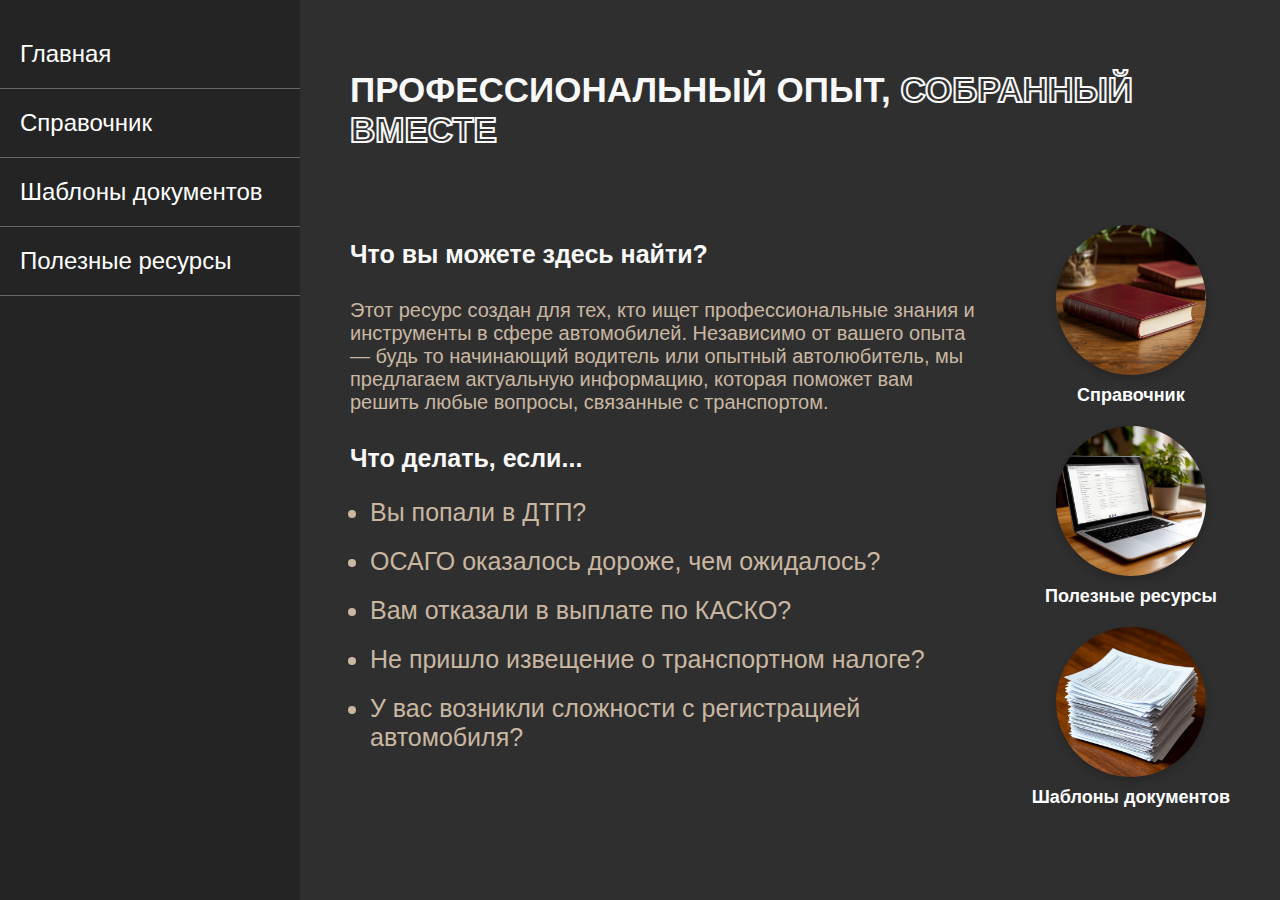
<file: index.html>
<!DOCTYPE html>
<html lang="en">
<head>
    <meta charset="UTF-8">
    <meta name="viewport" content="width=device-width, initial-scale=1.0">
    <title>main_page</title>
	<link rel="stylesheet" href="main_page/main_page.css">
	<link rel="stylesheet" href="style.css">
</head>
<body>
    <!-- Десктопное вертикальное меню -->
    <nav class="desktop-menu">
        <ul>
            <li><a href="index.html">Главная</a></li>
            <li><a href="directory/directory.html">Справочник</a></li>
            <li><a href="templates/templates.html">Шаблоны документов</a></li>
            <li><a href="helpfull_resources/helpfull_resources.html">Полезные ресурсы</a></li>
        </ul>
    </nav>
    
    <!-- Мобильная шапка -->
    <div class="mobile-header">
		<span class="mobile-header-name">ГЛАВНАЯ</span>
        <input type="checkbox" id="burger-checkbox" class="burger-checkbox">
        <label for="burger-checkbox" class="burger"></label>
        <nav class="mobile-menu">
            <ul class="menu-list">
                <li><a href="index.html">Главная</a></li>
                <li><a href="directory/directory.html">Справочник</a></li>
                <li><a href="templates/templates.html">Шаблоны документов</a></li>
                <li><a href="helpfull_resources/helpfull_resources.html">Полезные ресурсы</a></li>
            </ul>
        </nav>
    </div>
	<!-- Мобильная панель навигации -->
	<!-- Основной контент -->
	<main>
		<h1 class="page-title-large">Профессиональный опыт, <a class="text_stroke">собранный вместе</a></h1>
		<div class="content-container">
			<div class="text-section">
				<h2 class="page-title-small boldtext">Что вы можете здесь найти?</h2>
				<div class="page-text" id="page-text-add">
					Этот ресурс создан для тех, кто ищет профессиональные знания и инструменты в сфере автомобилей. Независимо от вашего опыта — будь то начинающий водитель или опытный автолюбитель, мы предлагаем актуальную информацию, которая поможет вам решить любые вопросы, связанные с транспортом.
				</div>
				<h2 class="page-title-small boldtext">Что делать, если...</h2>
				<ul class="page-text-list">
					<li>Вы попали в ДТП?</li>
					<li>ОСАГО оказалось дороже, чем ожидалось?</li>
					<li>Вам отказали в выплате по КАСКО?</li>
					<li>Не пришло извещение о транспортном налоге?</li>
					<li>У вас возникли сложности с регистрацией автомобиля?</li>
				</ul>
			</div>
	
			<div class="circle-links-container">
				<a href="directory/directory.html" class="circle-link">
					<img src="main_page/assets/directory_.jpg" alt="Справочник">
					<span>Справочник</span>
				</a>
				<a href="helpfull_resources/helpfull_resources.html" class="circle-link">
					<img src="main_page/assets/helpfull_r.jpg" alt="Полезные ресурсы">
					<span>Полезные ресурсы</span>
				</a>
				<a href="templates/templates.html" class="circle-link">
					<img src="main_page/assets/templates_.jpg" alt="Шаблоны документов">
					<span>Шаблоны документов</span>
				</a>
			</div>
		</div>
	</main>
	<script src="main_page/main_page_script.js"></script>
	<!-- <script>
        const menuToggle = document.getElementById('menu-toggle');
        const sidebar = document.getElementById('sidebar');

        menuToggle.addEventListener('click', () => {
            sidebar.classList.toggle('active');
        });
    </script> -->
</body>
</html>
</file>
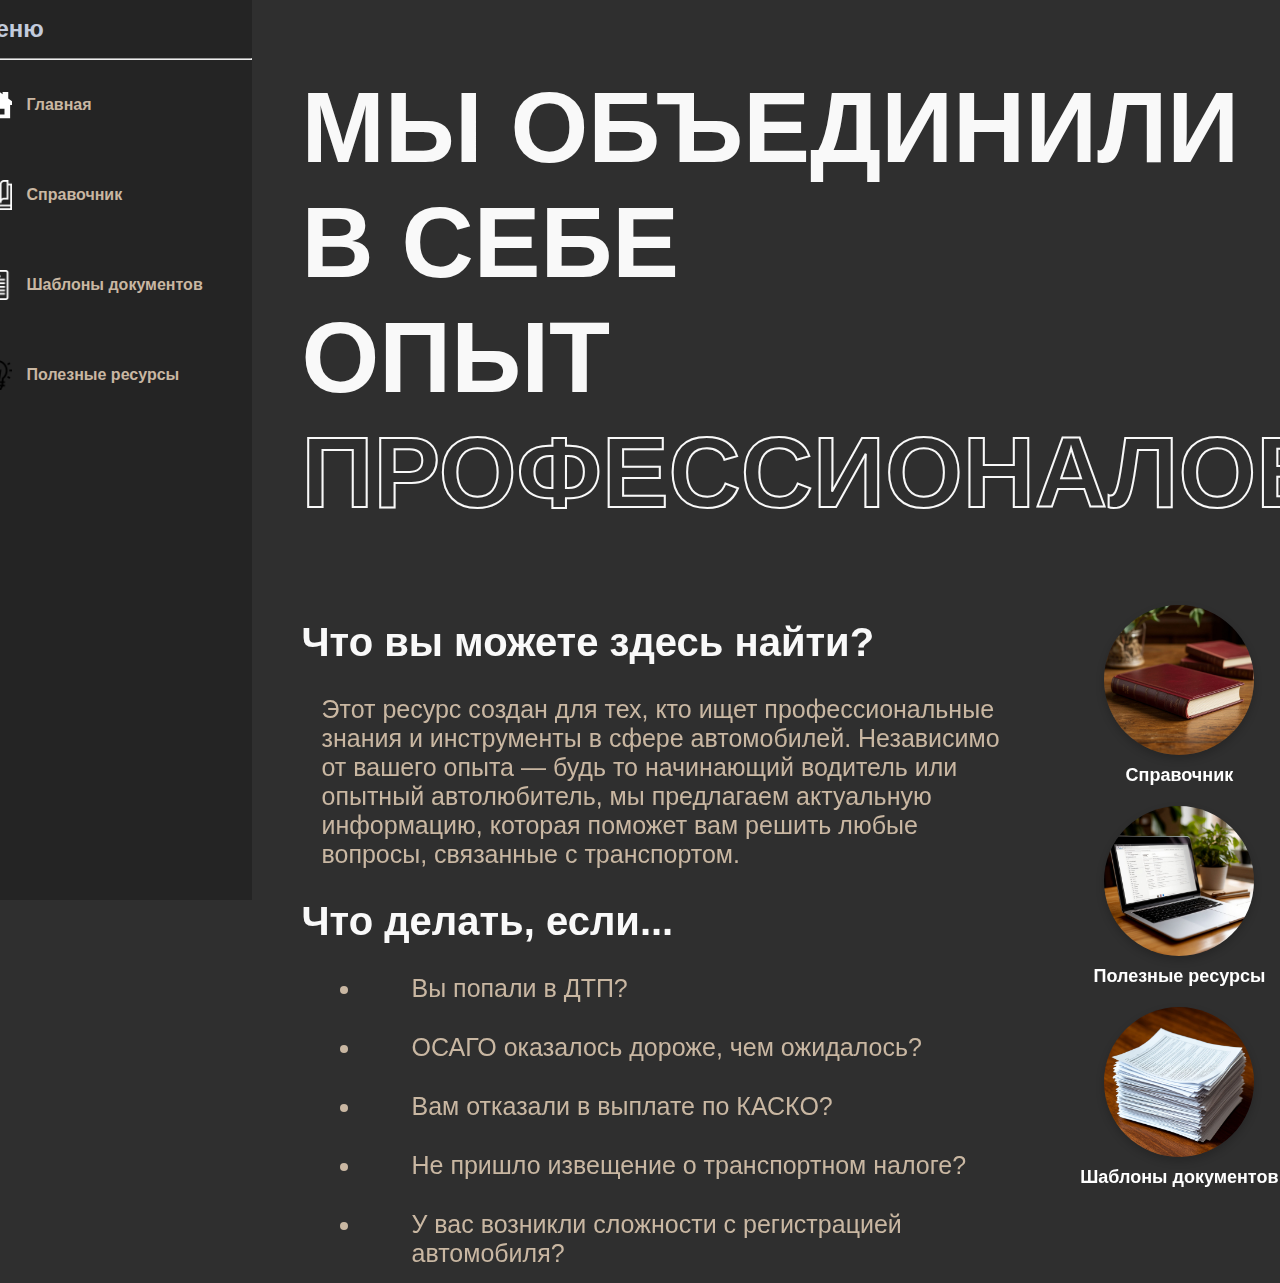
<file: main/index.html>
<!DOCTYPE html>
<html lang="en">
<head>
    <meta charset="UTF-8">
    <meta name="viewport" content="width=device-width, initial-scale=1.0">
    <title>main_page</title>
	<link rel="stylesheet" href="main_page/main_page.css">
	<link rel="stylesheet" href="style.css">
</head>
<body>
    <header>
		<div class="hamburger-menu">
			<input id="menu__toggle" type="checkbox" />
			<label class="menu__btn" for="menu__toggle">
				<span></span>
			</label>
			<h2 class="page-title">Главная</h2>
			<ul class="menu__box">
			<h2 class="menu_title">Меню</h2>
			<hr>
				<li><a class="menu__item" id="menu_item" href=index.html"><div class="main_page_menu_img"></div><p>Главная</p></a></li>
				<li><a class="menu__item" id="menu_item" href="directory/directory.html"><div class="directory_menu_img"></div><p>Справочник</p></a></li>
				<li><a class="menu__item" id="menu_item" href="templates/templates.html"><div class="templates_menu_img"></div><p>Шаблоны документов</p></a></li>
				<li><a class="menu__item" id="menu_item" href="helpfull_resources/helpfull_resources.html"><div class="helpfull_resoucres_menu_img"></div><p>Полезные ресурсы</p></a></li>
			</ul>
		</div>
	</header>
	<main>
		<h1 class="page-title-large">Мы объединили в себе <br> опыт <a class="text_stroke">профессионалов</a></h1>
		<div class="content-container">
			<div class="text-section">
				<h2 class="page-title-small boldtext">Что вы можете здесь найти?</h2>
				<div class="page-text" id="page-text-add">
					Этот ресурс создан для тех, кто ищет профессиональные знания и инструменты в сфере автомобилей. Независимо от вашего опыта — будь то начинающий водитель или опытный автолюбитель, мы предлагаем актуальную информацию, которая поможет вам решить любые вопросы, связанные с транспортом.
				</div>
				<h2 class="page-title-small boldtext">Что делать, если...</h2>
				<ul class="page-text-list">
					<li class="page-text">Вы попали в ДТП?</li>
					<li class="page-text">ОСАГО оказалось дороже, чем ожидалось?</li>
					<li class="page-text">Вам отказали в выплате по КАСКО?</li>
					<li class="page-text">Не пришло извещение о транспортном налоге?</li>
					<li class="page-text">У вас возникли сложности с регистрацией автомобиля?</li>
				</ul>
			</div>
	
			<div class="circle-links-container">
				<a href="directory/directory.html" class="circle-link">
					<img src="main_page/assets/directory_.jpg" alt="Справочник">
					<span>Справочник</span>
				</a>
				<a href="helpfull_resources/helpfull_resources.html" class="circle-link">
					<img src="main_page/assets/helpfull_r.jpg" alt="Полезные ресурсы">
					<span>Полезные ресурсы</span>
				</a>
				<a href="templates/templates.html" class="circle-link">
					<img src="main_page/assets/templates_.jpg" alt="Шаблоны документов">
					<span>Шаблоны документов</span>
				</a>
			</div>
		</div>
	</main>
	<script src="main_page/main_page_script.js"></script>
</body>
</html>
</file>
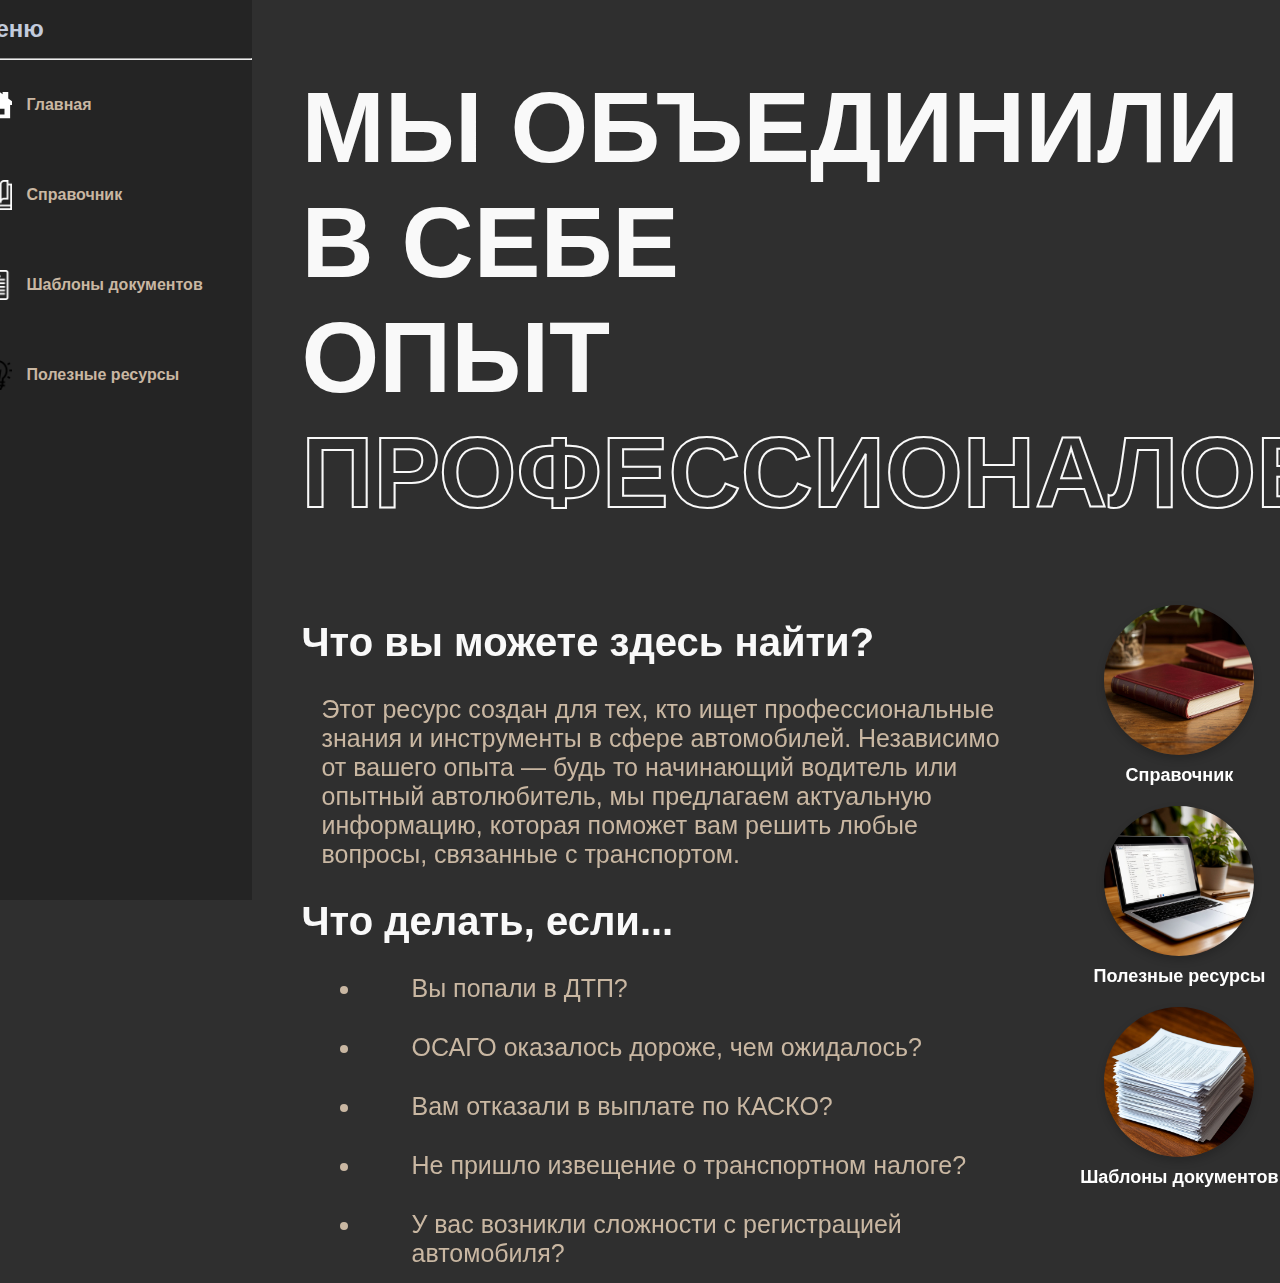
<file: main/main_page/index.html>
<!DOCTYPE html>
<html lang="en">
<head>
    <meta charset="UTF-8">
    <meta name="viewport" content="width=device-width, initial-scale=1.0">
    <title>main_page</title>
	<link rel="stylesheet" href="main_page.css">
	<link rel="stylesheet" href="../style.css">
</head>
<body>
    <header>
		<div class="hamburger-menu">
			<input id="menu__toggle" type="checkbox" />
			<label class="menu__btn" for="menu__toggle">
				<span></span>
			</label>
			<h2 class="page-title">Главная</h2>
			<ul class="menu__box">
			<h2 class="menu_title">Меню</h2>
			<hr>
				<li><a class="menu__item" id="menu_item" href="main_page.html"><div class="main_page_menu_img"></div><p>Главная</p></a></li>
				<li><a class="menu__item" id="menu_item" href="../directory/directory.html"><div class="directory_menu_img"></div><p>Справочник</p></a></li>
				<li><a class="menu__item" id="menu_item" href="../templates/templates.html"><div class="templates_menu_img"></div><p>Шаблоны документов</p></a></li>
				<li><a class="menu__item" id="menu_item" href="../helpfull_resources/helpfull_resources.html"><div class="helpfull_resoucres_menu_img"></div><p>Полезные ресурсы</p></a></li>
			</ul>
		</div>
	</header>
	<main>
		<h1 class="page-title-large">Мы объединили в себе <br> опыт <a class="text_stroke">профессионалов</a></h1>
		<div class="content-container">
			<div class="text-section">
				<h2 class="page-title-small boldtext">Что вы можете здесь найти?</h2>
				<div class="page-text" id="page-text-add">
					Этот ресурс создан для тех, кто ищет профессиональные знания и инструменты в сфере автомобилей. Независимо от вашего опыта — будь то начинающий водитель или опытный автолюбитель, мы предлагаем актуальную информацию, которая поможет вам решить любые вопросы, связанные с транспортом.
				</div>
				<h2 class="page-title-small boldtext">Что делать, если...</h2>
				<ul class="page-text-list">
					<li class="page-text">Вы попали в ДТП?</li>
					<li class="page-text">ОСАГО оказалось дороже, чем ожидалось?</li>
					<li class="page-text">Вам отказали в выплате по КАСКО?</li>
					<li class="page-text">Не пришло извещение о транспортном налоге?</li>
					<li class="page-text">У вас возникли сложности с регистрацией автомобиля?</li>
				</ul>
			</div>
	
			<div class="circle-links-container">
				<a href="../directory/directory.html" class="circle-link">
					<img src="assets/directory_.jpg" alt="Справочник">
					<span>Справочник</span>
				</a>
				<a href="../helpfull_resources/helpfull_resources.html" class="circle-link">
					<img src="assets/helpfull_r.jpg" alt="Полезные ресурсы">
					<span>Полезные ресурсы</span>
				</a>
				<a href="../templates/templates.html" class="circle-link">
					<img src="assets/templates_.jpg" alt="Шаблоны документов">
					<span>Шаблоны документов</span>
				</a>
			</div>
		</div>
	</main>
	<script src="main_page_script.js"></script>
</body>
</html>
</file>
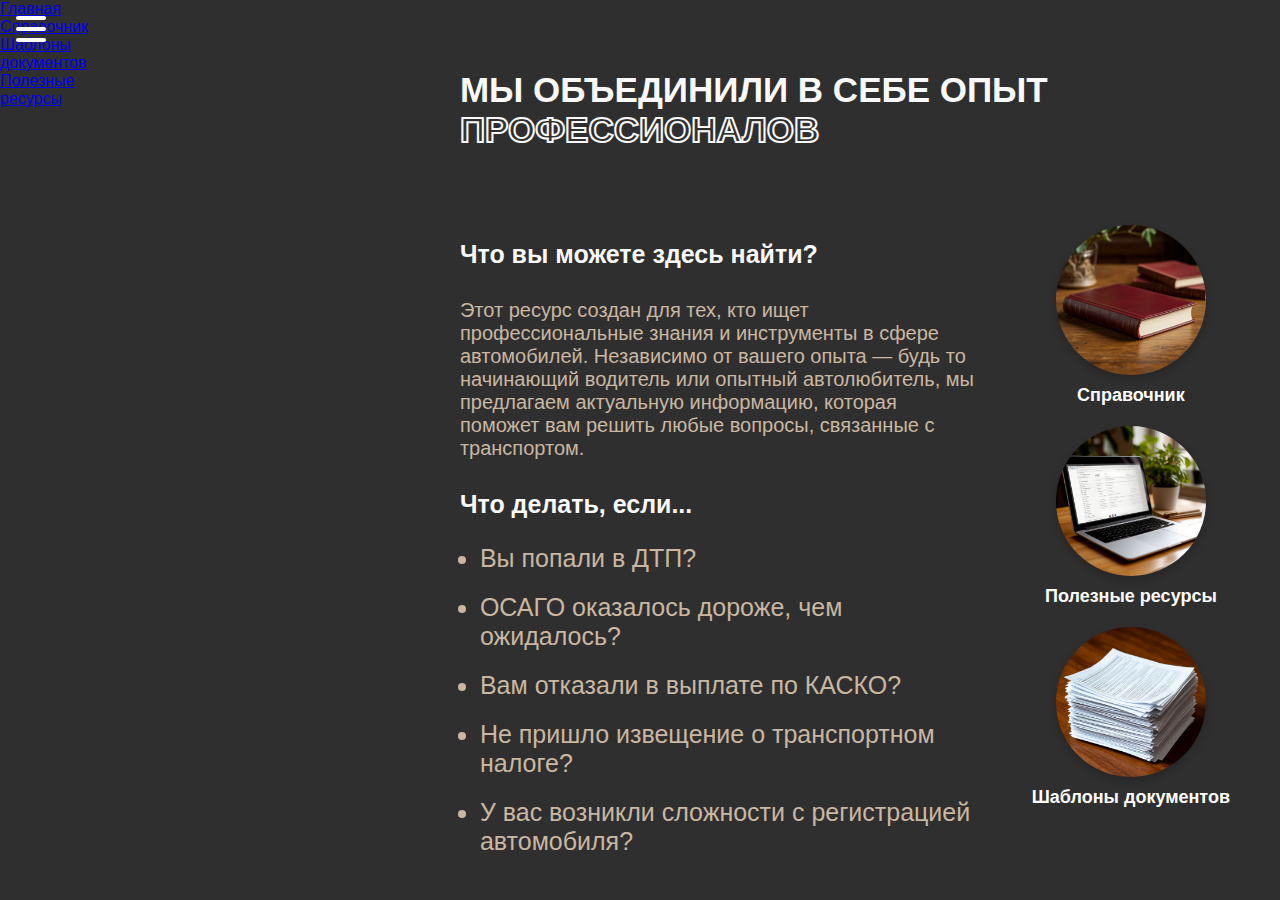
<file: index copy.html>
<!DOCTYPE html>
<html lang="en">
<head>
    <meta charset="UTF-8">
    <meta name="viewport" content="width=device-width, initial-scale=1.0">
    <title>main_page</title>
	<link rel="stylesheet" href="main_page/main_page.css">
	<link rel="stylesheet" href="style.css">
</head>
<body>
    <!-- Мобильная панель навигации -->
		<input type="checkbox" id="burger-checkbox" class="burger-checkbox">
		<label for="burger-checkbox" class="burger"></label>
		<ul class="menu-list">
			<li><a href="index.html" class="menu-item">Главная</a></li>
			<li><a href="directory/directory.html" class="menu-item">Справочник</a></li>
			<li><a href="#templates" class="menu-item">Шаблоны документов</a></li>
			<li><a href="#resources" class="menu-item">Полезные ресурсы</a></li>
		</ul>
	<!-- Основной контент -->
	<main>
		<h1 class="page-title-large">Мы объединили в себе опыт <a class="text_stroke">профессионалов</a></h1>
		<div class="content-container">
			<div class="text-section">
				<h2 class="page-title-small boldtext">Что вы можете здесь найти?</h2>
				<div class="page-text" id="page-text-add">
					Этот ресурс создан для тех, кто ищет профессиональные знания и инструменты в сфере автомобилей. Независимо от вашего опыта — будь то начинающий водитель или опытный автолюбитель, мы предлагаем актуальную информацию, которая поможет вам решить любые вопросы, связанные с транспортом.
				</div>
				<h2 class="page-title-small boldtext">Что делать, если...</h2>
				<ul class="page-text-list">
					<li>Вы попали в ДТП?</li>
					<li>ОСАГО оказалось дороже, чем ожидалось?</li>
					<li>Вам отказали в выплате по КАСКО?</li>
					<li>Не пришло извещение о транспортном налоге?</li>
					<li>У вас возникли сложности с регистрацией автомобиля?</li>
				</ul>
			</div>
	
			<div class="circle-links-container">
				<a href="directory/directory.html" class="circle-link">
					<img src="main_page/assets/directory_.jpg" alt="Справочник">
					<span>Справочник</span>
				</a>
				<a href="helpfull_resources/helpfull_resources.html" class="circle-link">
					<img src="main_page/assets/helpfull_r.jpg" alt="Полезные ресурсы">
					<span>Полезные ресурсы</span>
				</a>
				<a href="templates/templates.html" class="circle-link">
					<img src="main_page/assets/templates_.jpg" alt="Шаблоны документов">
					<span>Шаблоны документов</span>
				</a>
			</div>
		</div>
	</main>
	<script src="main_page/main_page_script.js"></script>
	<script>
        const menuToggle = document.getElementById('menu-toggle');
        const sidebar = document.getElementById('sidebar');

        menuToggle.addEventListener('click', () => {
            sidebar.classList.toggle('active');
        });
    </script>
</body>
</html>
</file>
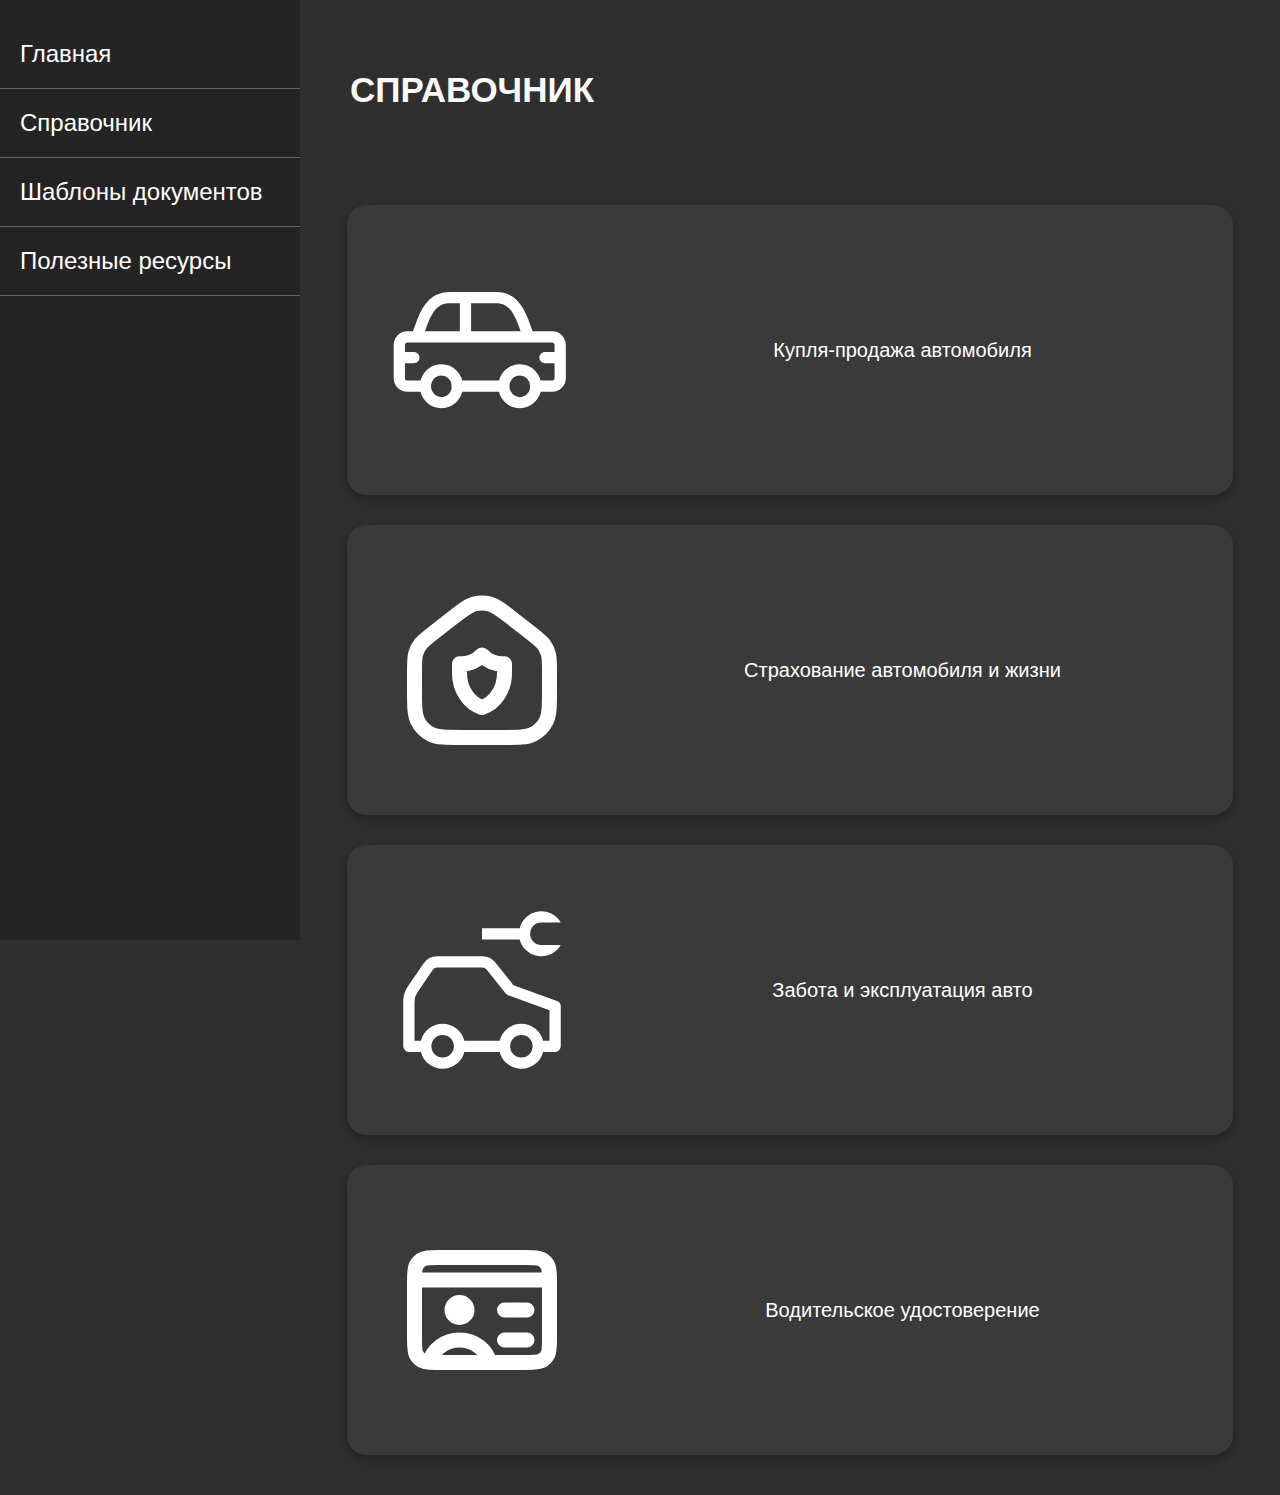
<file: directory/directory.html>
<!DOCTYPE html>
<html lang="en">
<head>
    <meta charset="UTF-8">
    <meta name="viewport" content="width=device-width, initial-scale=1.0">
    <title>main_page</title>
	<link rel="stylesheet" href="directory.css">
	<link rel="stylesheet" href="../style.css">
</head>
<body>
    <!-- Десктопное вертикальное меню -->
    <nav class="desktop-menu">
        <ul>
            <li><a href="../index.html">Главная</a></li>
            <li><a href="../directory/directory.html">Справочник</a></li>
            <li><a href="../templates/templates.html">Шаблоны документов</a></li>
            <li><a href="../helpfull_resources/helpfull_resources.html">Полезные ресурсы</a></li>
        </ul>
    </nav>
    
    <!-- Мобильная шапка -->
    <div class="mobile-header">
        <span class="mobile-header-name">Справочник</span>
        <input type="checkbox" id="burger-checkbox" class="burger-checkbox">
        <label for="burger-checkbox" class="burger"></label>
        <nav class="mobile-menu">
            <ul class="menu-list">
                <li><a href="../index.html">Главная</a></li>
                <li><a href="../directory/directory.html">Справочник</a></li>
                <li><a href="../templates/templates.html">Шаблоны документов</a></li>
                <li><a href="../helpfull_resources/helpfull_resources.html">Полезные ресурсы</a></li>
            </ul>
        </nav>
    </div>
	<!-- Мобильная панель навигации -->
	<!-- Основной контент -->
    <main>
        <h1 class="page-title-large">Справочник</h1>
        <!-- <p class="page-text">Здесь предоставлена важная информация по ключевым аспектам <br>владения автомобилем и обеспечения безопасности на дороге.</p> -->
        <div class="circle-menu">
            <div class="circle-item" data-modal="modal1">
                <div class="icon car-icon">
                    <img src="../assets/car-sell.svg" alt="">
                </div>
                <p class="directory_text">Купля-продажа автомобиля</p>
            </div>
            <div class="circle-item" data-modal="modal2">
                <div class="icon insurance-icon">
                    <img src="../assets/insurance.svg" alt="">
                </div>
                <p class="directory_text">Страхование автомобиля и жизни</p>
            </div>
            <div class="circle-item" data-modal="modal3">
                <div class="icon umbrella-icon">
                    <img src="../assets/vehicle.svg" alt="">
                </div>
                <p class="directory_text">Забота и эксплуатация авто</p>
            </div>
            <div class="circle-item" data-modal="modal4">
                <div class="icon license-icon">
                    <img src="../assets/id.svg" alt="">
                </div>
                <p class="directory_text">Водительское удостоверение</p>
            </div>
        </div>

        <div id="modal1" class="modal">
            <div class="modal-content">
                <span class="close">&times;</span>
                <h2>Купля-продажа автомобиля</h2>
                <p>Процесс купли-продажи автомобилей в России требует тщательной подготовки как со стороны продавца, так и покупателя. 
                    Для оформления сделки по продаже подержанного авто требуется подготовить пакет документов, включающий паспорт гражданина РФ, ПТС (паспорт транспортного средства) и свидетельство о регистрации транспортного средства. 
                    Важно отметить, что правильное заполнение договора купли-продажи является ключевым моментом для обеих сторон, так как этот документ служит основанием для перерегистрации автомобиля в ГИБДД. 
                    <p>В последние годы российский авторынок столкнулся с рядом сложностей, связанных с изменением законодательства и экономической ситуацией. 
                    Например, при ввозе автомобиля из-за границы или его последующей перепродаже может потребоваться перерасчет утилизационного сбора по ставке юридического лица. 
                    Это особенно важно учитывать тем, кто планирует приобрести автомобиль через параллельный импорт или ввезти его самостоятельно. 
                    С 1 апреля были введены новые правила расчета НДС, которые также оказали влияние на ценообразование в автосалонах.</p>
                    <p>Одновременно с этим наблюдается значительный рост цен на новые автомобили, вызванный инфляцией, повышением утилизационного сбора и увеличением стоимости логистики. 
                    Например, в октябре произошло существенное повышение утильсбора — на 80%, что напрямую отразилось на конечной стоимости машин. 
                    Такие изменения делают покупку нового автомобиля менее доступной для широкого круга потребителей.</p>
                    <p>При этом рынок подержанных автомобилей остается более доступным вариантом для большинства граждан. Однако перед покупкой важно проверить историю транспортного средства, 
                    чтобы избежать проблем с юридической чистотой сделки. Рекомендуется использовать онлайн-сервисы для проверки автомобиля на наличие штрафов, залогов или ограничений. 
                    Также стоит помнить, что грамотное оформление документов и внимательное изучение всех нюансов сделки являются неотъемлемыми шагами для заключения безопасной сделки.</p>
            </div>
        </div>

        <div id="modal2" class="modal">
            <div class="modal-content">
                <span class="close">&times;</span>
                <h2>Страхование автомобиля и жизни</h2>
                <p>В России страхование автомобиля является важнейшим аспектом для каждого владельца транспортного средства. 
                    Наиболее популярными и востребованными видами автострахования выступают ОСАГО, КАСКО и ДСАГО. 
                    Первый из них – обязательный вид страхования, без которого эксплуатация автомобиля на территории страны запрещена законодательно. 
                    ОСАГО покрывает ущерб, причиненный жизни, здоровью или имуществу третьих лиц в результате дорожно-транспортного происшествия, где виновником является страхователь. 
                    В свою очередь, КАСКО представляет собой добровольное страхование, защищающее автомобиль от различных рисков, таких как угон, повреждение или полная гибель транспортного средства.</p> 
                    <p>Для тех, кто хочет расширить защиту, существуют дополнительные форматы страхования, такие как ДСАГО (добровольное страхование автогражданской ответственности), 
                    которое увеличивает лимиты выплат по ОСАГО, а также специализированные программы, например, страхование GAP, компенсирующее разницу между суммой кредита на автомобиль и его реальной стоимостью в случае угона или полной гибели. 
                    С 2025 года планируется внедрение единого полиса ОСАГО для жителей России и Беларуси, что значительно упростит процесс страхования для владельцев транспортных средств, часто пересекающих границу между странами.</p>
                    <p>Помимо автострахования, в России активно развивается сфера страхования жизни, которая становится все более популярной среди населения. 
                    Страхование жизни предоставляет финансовую защиту близким в случае непредвиденных ситуаций, таких как смерть, инвалидность или серьезные заболевания. 
                    Этот вид страхования особенно актуален для тех, кто хочет обеспечить стабильность своей семьи в будущем. 
                    Полисы страхования жизни могут включать не только риски, связанные со здоровьем и жизнью, но и инвестиционные программы, позволяющие накопить средства на долгосрочную перспективу. 
                    Таким образом, объединение автострахования и страхования жизни создает комплексную защиту для человека и его имущества, что является ключевым элементом финансовой безопасности в современном мире.</p>
            </div>
        </div>

        <div id="modal3" class="modal">
            <div class="modal-content">
                <span class="close">&times;</span>
                <h2>Забота и эксплуатация авто</h2>
                <p><p>Забота об автомобиле требует не только регулярного внимания к его техническому состоянию, но и соблюдения правил безопасной эксплуатации. Одним из ключевых аспектов является контроль основных систем автомобиля, таких как тормозная система и ходовая часть. Регулярная проверка шин и колёс позволяет предотвратить множество проблем в дороге: рекомендуется следить за давлением в шинах, их балансировкой и общим состоянием. Особенно важно уделять внимание этим параметрам при подготовке автомобиля к сезонным изменениям, например, перед летними поездками, когда тепло может усиливать нагрузку на тормозную систему и уровень технических жидкостей.</p>

                <p>При ежедневной эксплуатации необходимо помнить о правилах запуска двигателя и начала движения. Запрещено начинать движение с повышенных передач — только с пониженных. Это помогает продлить ресурс коробки передач и двигателя, снижая риск поломок. Также следует учитывать важность регулярного технического обслуживания (ТО), которое включает диагностику механизмов, подтяжку крепежей и очистку деталей. Все эти действия обеспечивают исправную работу автомобиля и минимизируют вероятность серьезных поломок.</p>
                
                <p>Особое внимание стоит уделить двигателю — "сердцу" любого автомобиля. Регулярная проверка уровня масла поможет избежать перерасхода топлива и преждевременного износа деталей. Нехватка масла также негативно влияет на производительность авто, увеличивая затраты на ремонт. В случае возникновения экстренных ситуаций, таких как возгорание, нужно помнить простые правила безопасности: автомобиль следует немедленно остановить, выключить двигатель и принять меры для ликвидации очага возгорания. Таким образом, комплексный подход к уходу за автомобилем обеспечивает длительную и надёжную его службу.</p></p>
            </div>
        </div>

        <div id="modal4" class="modal">
            <div class="modal-content">
                <span class="close">&times;</span>
                <h2>Водительское удостоверение</h2>
                <p><p>Водительское удостоверение — это официальный документ, который подтверждает право человека на управление транспортным средством определенной категории. Для его получения необходимо пройти обучение в специализированной автошколе, а затем сдать экзамены в подразделении ГИБДД. Кандидаты в водители должны предоставить пакет документов, включающий паспорт, медицинскую справку по форме № 003-В/у и документ об окончании автошколы. Важно отметить, что для управления разными видами транспорта требуются различные категории прав, например, категория A для мотоциклов или B для легковых автомобилей.</p>

                <p>Процесс получения прав начинается с выбора категории, которую вы хотите освоить. После этого нужно пройти обучение в лицензированной автошколе, где вас научат теории и практике вождения. Обучение завершается внутренним экзаменом, после которого вы получаете допуск к сдаче экзамена в ГИБДД. На этом этапе проверяются знание правил дорожного движения, навыки вождения и способность безопасно управлять автомобилем. Стоит помнить, что медсправка действительна только один год, поэтому важно успеть сдать экзамен в установленный срок.</p>
                
                <p>С будущего года правила сдачи экзаменов на водительские права претерпели изменения. Теперь к экзамену перестанут допускать тех, кто был лишен права управления транспортным средством, а максимальный срок повторной переэкзаменовки увеличен с трех до девяти месяцев. Это делает процесс получения прав более строгим, но также повышает уровень безопасности на дорогах. Независимо от того, получаете ли вы права впервые или меняете их на международные, важно соблюдать все требования и следить за актуальностью документов.</p>
            </div>
        </div>

    </main>
    <script src="script.js"></script>
</body>
</html>
</file>
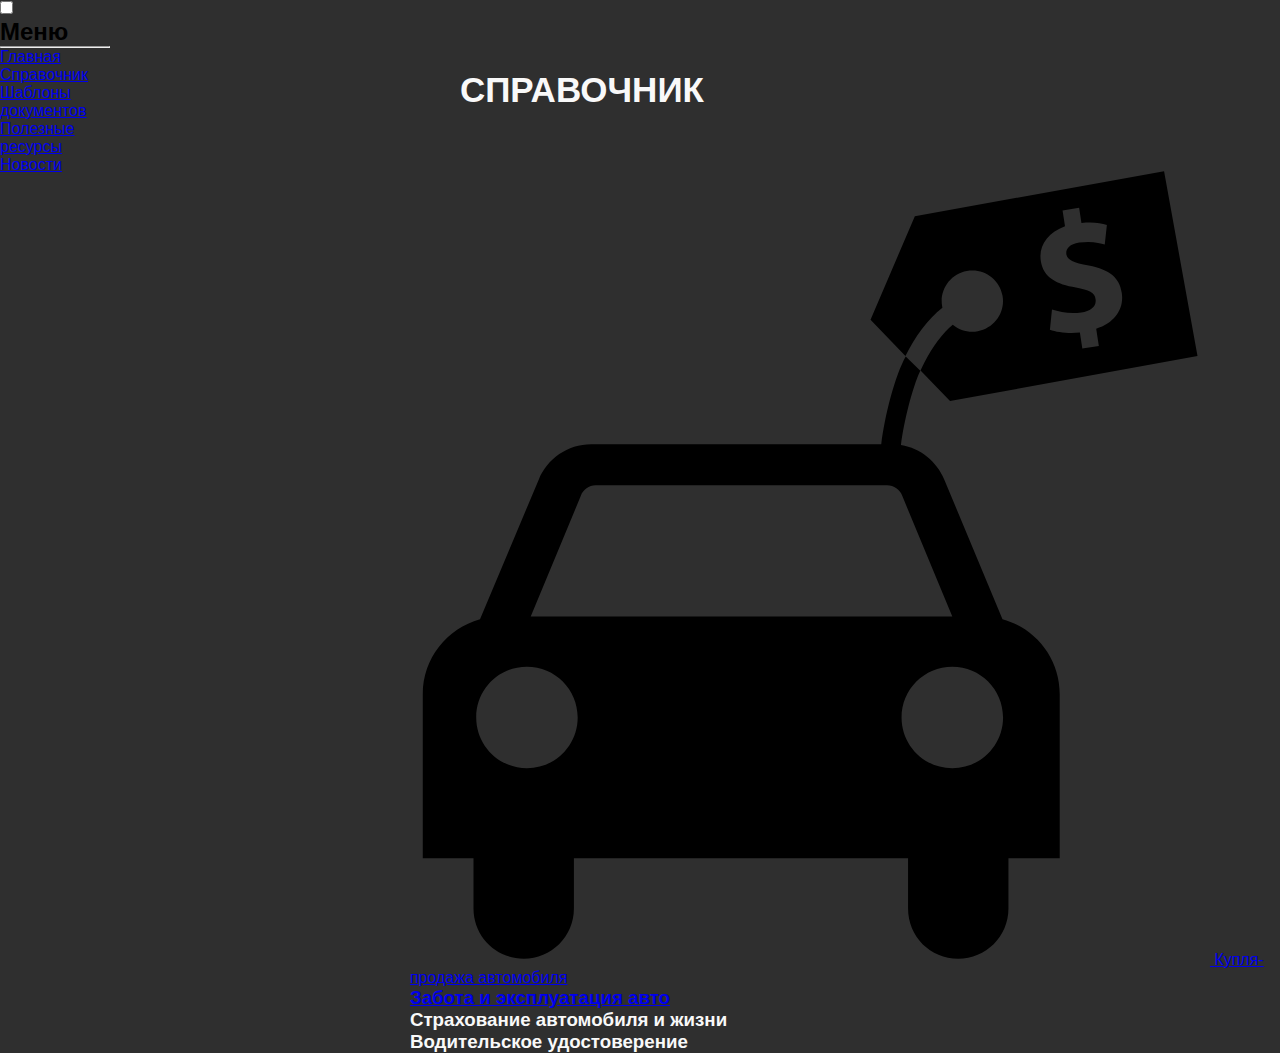
<file: directory/directory_old.html>
<!DOCTYPE html>
<html lang="en">
<head>
    <meta charset="UTF-8">
    <meta name="viewport" content="width=device-width, initial-scale=1.0">
    <title>main_page</title>
	<link rel="stylesheet" href="directory.css">
	<link rel="stylesheet" href="../style.css">
</head>
<body>
    <header>
		<div class="hamburger-menu">
			<input id="menu__toggle" type="checkbox" />
			<label class="menu__btn" for="menu__toggle">
				<span></span>
			</label>
			<h2 class="page-title">Главная</h2>
			<ul class="menu__box">
			<h2 class="menu_title">Меню</h2>
			<hr>
				<li><a class="menu__item" id="menu_item" href="../main_page/main_page.html"><div class="main_page_menu_img"></div><p>Главная</p></a></li>
				<li><a class="menu__item" id="menu_item" href="directory.html"><div class="directory_menu_img"></div><p>Справочник</p></a></li>
				<li><a class="menu__item" id="menu_item" href="../templates/templates.html"><div class="templates_menu_img"></div><p>Шаблоны документов</p></a></li>
				<li><a class="menu__item" id="menu_item" href="../helpfull_resources/helpfull_resources.html"><div class="helpfull_resoucres_menu_img"></div><p>Полезные ресурсы</p></a></li>
				<li><a class="menu__item" id="menu_item" href="../news/news.html"><div class="news_menu_img"></div><p>Новости</p></a></li>
			</ul>
		</div>
	</header>
	<main>
		<h1 class="page-title-large">Справочник</h1>
		<div class="grid-container">
			<!-- <a href="buy_sell/buy_sell.html" class="grid-item">
				<div id="grid-item-sell" >
					<h3>Купля-продажа автомобиля</h3>
				</div>
			</a> -->
			<a href="buy_sell/buy_sell.html" class="grid-item">
				<img src="../assets/buy-sell-directory.svg" alt="Купля-продажа">
					<span>Купля-продажа автомобиля</span>
				</div>
			</a>
			<a href="care/care.html" class="grid-item">
				<div id="grid-item-care" >
					<h3>Забота и эксплуатация авто</h3>
				</div>
			</a>
			<a class="grid-item">	
				<div id="grid-item-insurance" href="insurance/insurance.html">
					<h3>Страхование автомобиля и жизни</h3>
				</div>
			</a>
			<a class="grid-item">
				<div id="grid-item-id" href="id/id.html">
					<h3>Водительское удостоверение</h3>
				</div>
			</a>
		</div>
	</main>
</body>
</html>
</file>
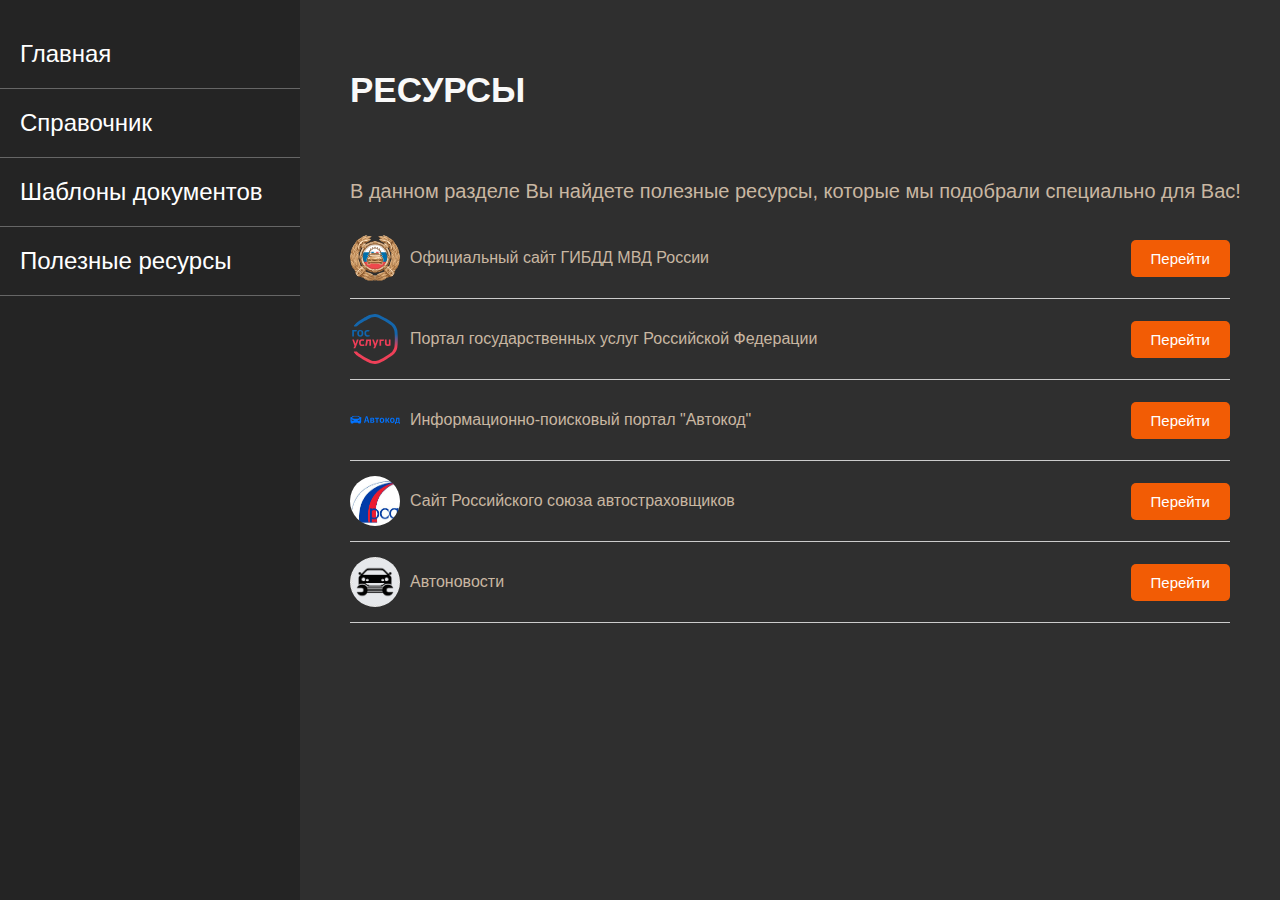
<file: helpfull_resources/helpfull_resources.html>
<!DOCTYPE html>
<html lang="en">
<head>
    <meta charset="UTF-8">
    <meta name="viewport" content="width=device-width, initial-scale=1.0">
    <title>main_page</title>
	<link rel="stylesheet" href="helpfull_resources.css">
	<link rel="stylesheet" href="../style.css">
</head>
<body>
    <!-- Десктопное вертикальное меню -->
    <nav class="desktop-menu">
        <ul>
            <li><a href="../index.html">Главная</a></li>
            <li><a href="../directory/directory.html">Справочник</a></li>
            <li><a href="../templates/templates.html">Шаблоны документов</a></li>
            <li><a href="../helpfull_resources/helpfull_resources.html">Полезные ресурсы</a></li>
        </ul>
    </nav>
    
    <!-- Мобильная шапка -->
    <div class="mobile-header">
        <span class="mobile-header-name">Полезные ресурсы</span>
        <input type="checkbox" id="burger-checkbox" class="burger-checkbox">
        <label for="burger-checkbox" class="burger"></label>
        <nav class="mobile-menu">
            <ul class="menu-list">
                <li><a href="../index.html">Главная</a></li>
                <li><a href="../directory/directory.html">Справочник</a></li>
                <li><a href="../templates/templates.html">Шаблоны документов</a></li>
                <li><a href="../helpfull_resources/helpfull_resources.html">Полезные ресурсы</a></li>
            </ul>
        </nav>
    </div>
	<!-- Мобильная панель навигации -->
	<main>
		<h1 class="page-title-large">Ресурсы</h1>
		<p class="page-text">В данном разделе Вы найдете полезные ресурсы, которые мы подобрали специально для Вас!</p>
        <div class="resource-list">
            <div class="resource-item">
                <img src="assets/mvd.svg" alt="ГИБДД МВД России">
                <p class="resource-text">Официальный сайт ГИБДД МВД России</p>
                <a href="https://xn--80aebkobnwfcnsfk1e0h.xn--p1ai/" class="button" target="_blank">Перейти</a>
            </div>
            <div class="resource-item">
                <img src="assets/gosuslugi.ru.svg" alt="Портал государственных услуг">
                <p class="resource-text">Портал государственных услуг Российской Федерации</p>
                <a href="https://www.gosuslugi.ru/" class="button" target="_blank">Перейти</a>
            </div>
            <div class="resource-item">
                <img src="assets/Avtocod.svg" alt="Автокод">
                <p class="resource-text">Информационно-поисковый портал "Автокод"</p>
                <a href="https://avtocod.ru/" class="button" target="_blank">Перейти</a>
            </div>
            <div class="resource-item">
                <img src="assets/rsa.jpg" alt="Росавтострах">
                <p class="resource-text">Сайт Российского союза автостраховщиков</p>
                <a href="https://autoins.ru/" class="button" target="_blank"ton>Перейти</a>
            </div>
            <div class="resource-item">
                <img src="assets/autonews.png" alt="Автоновости">
                <p class="resource-text">Автоновости</p>
                <a href="https://www.autonews.ru/" class="button" target="_blank">Перейти</a>
            </div>
            </div>
        </div>
	</main>
</body>
</html>
</file>
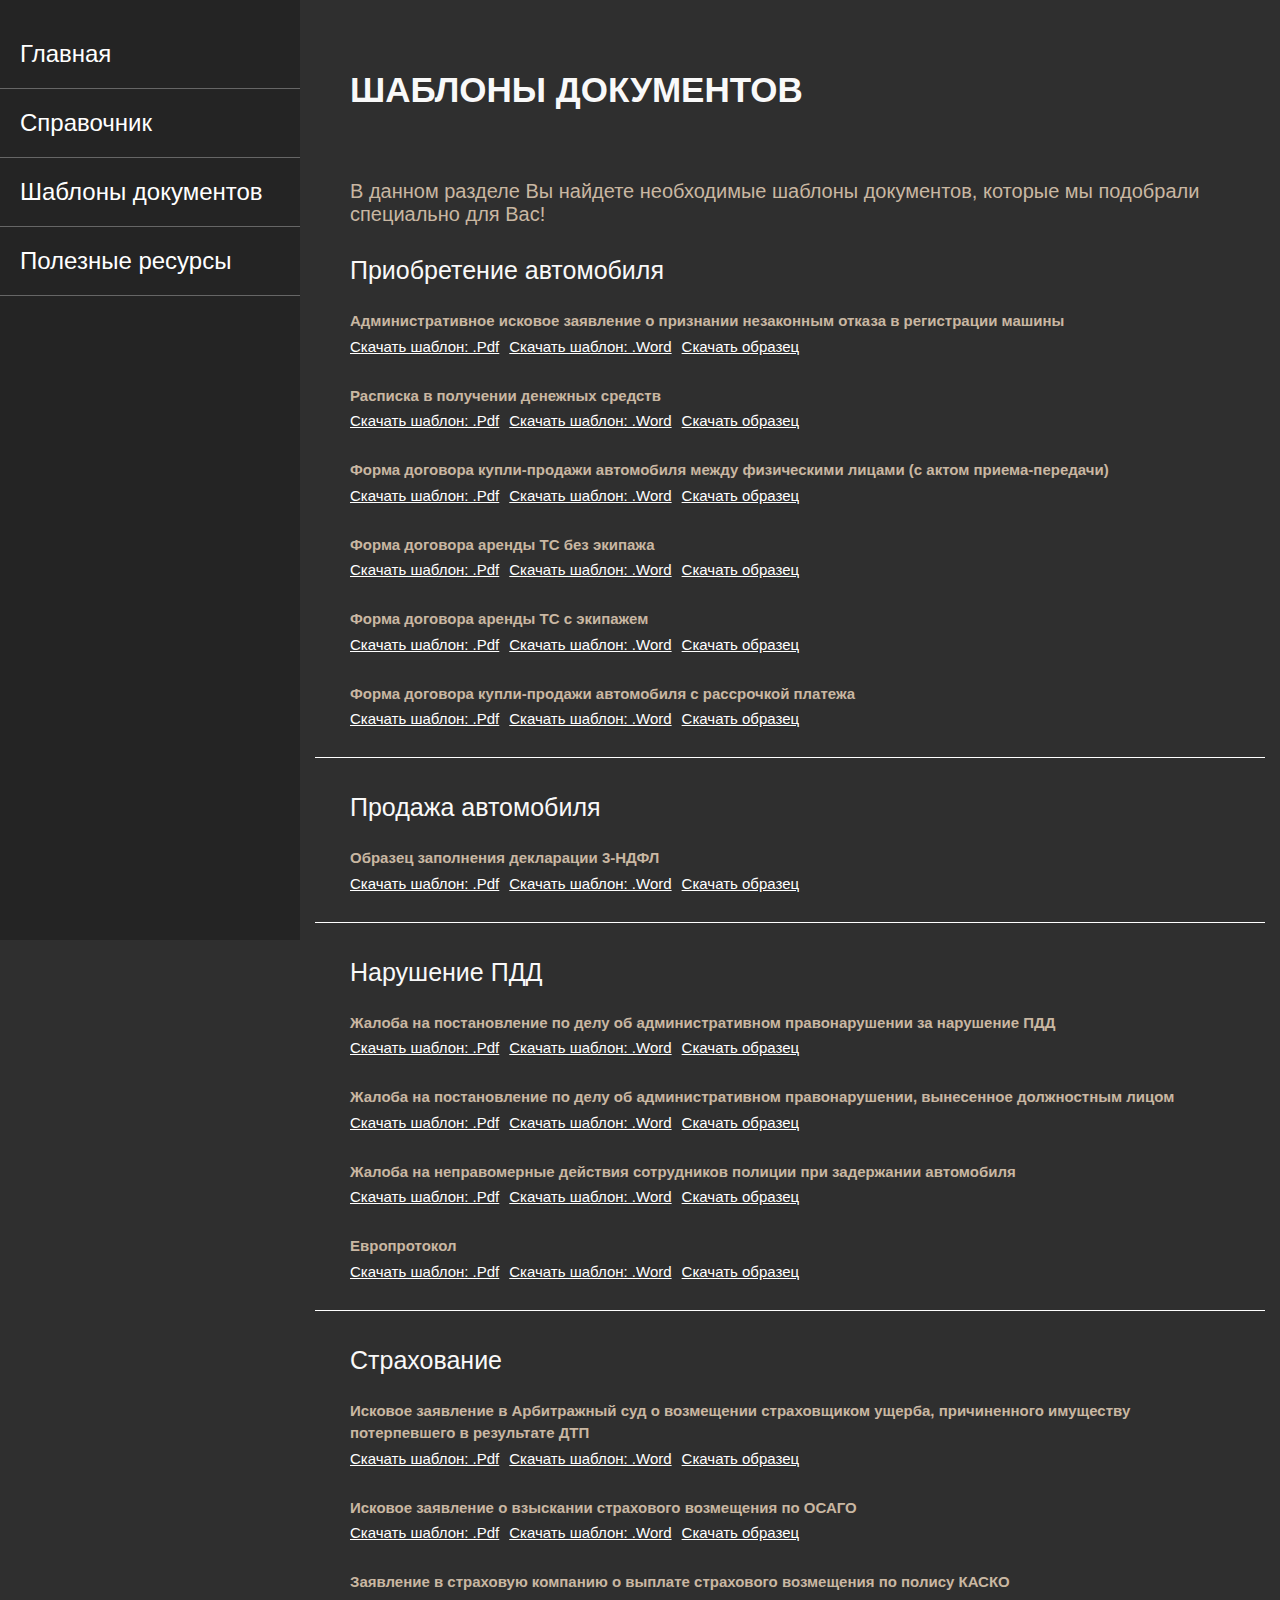
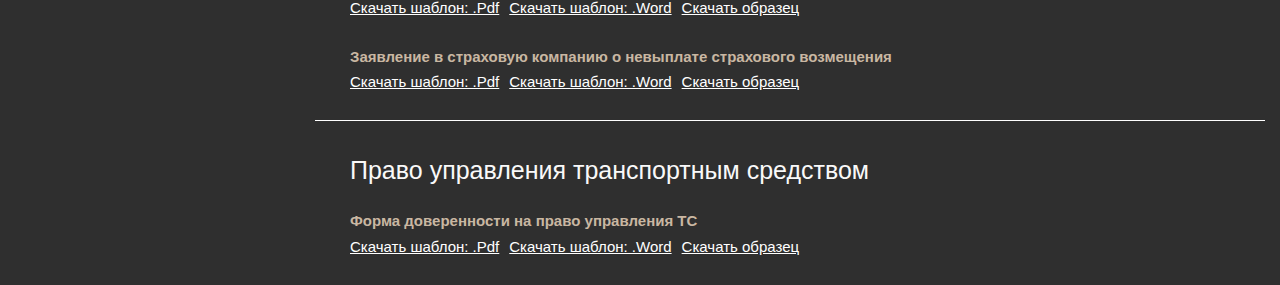
<file: templates/templates.html>
<!DOCTYPE html>
<html lang="en">
<head>
    <meta charset="UTF-8">
    <meta name="viewport" content="width=device-width, initial-scale=1.0">
    <title>main_page</title>
	<link rel="stylesheet" href="templates.css">
	<link rel="stylesheet" href="../style.css">
</head>
<body>
    <!-- Десктопное вертикальное меню -->
    <nav class="desktop-menu">
        <ul>
            <li><a href="../index.html">Главная</a></li>
            <li><a href="../directory/directory.html">Справочник</a></li>
            <li><a href="../templates/templates.html">Шаблоны документов</a></li>
            <li><a href="../helpfull_resources/helpfull_resources.html">Полезные ресурсы</a></li>
        </ul>
    </nav>
    
    <!-- Мобильная шапка -->
    <div class="mobile-header">
        <span class="mobile-header-name">ШАБЛОНЫ ДОКУМЕНТОВ</span>
        <input type="checkbox" id="burger-checkbox" class="burger-checkbox">
        <label for="burger-checkbox" class="burger"></label>
        <nav class="mobile-menu">        
            <ul class="menu-list">
                <li><a href="../index.html">Главная</a></li>
                <li><a href="../directory/directory.html">Справочник</a></li>
                <li><a href="../templates/templates.html">Шаблоны документов</a></li>
                <li><a href="../helpfull_resources/helpfull_resources.html">Полезные ресурсы</a></li>
            </ul>
        </nav>
    </div>
	<!-- Мобильная панель навигации -->	
	<main>
		<h1 class="page-title-large">ШАБЛОНЫ ДОКУМЕНТОВ</h1>
		<p class="page-text">В данном разделе Вы найдете необходимые шаблоны документов, которые мы подобрали специально для Вас!</p>
			<div class="page-title-small">Приобретение автомобиля</div>
			<div class="document">
				<p class="page-text-tempaltes"><strong>Административное исковое заявление о признании незаконным отказа в регистрации машины</strong></p>
				<div class="links">
					<a href="documents/buy_car/adm_isc/adm_isc.pdf" class="download-link" download="">Скачать шаблон: .Pdf</a>
					<a href="documents/buy_car/adm_isc/adm_isc.docx" class="download-link">Скачать шаблон: .Word</a>
					<a href="documents/buy_car/adm_isc/adm_isc_o.pdf" class="download-link" download="">Скачать образец</a>
				</div>
			</div>
			<div class="document">
				<p class="page-text-tempaltes"><strong>Расписка в получении денежных средств</strong></p>
				<div class="links">
					<a href="documents/buy_car/rasp/rasp.pdf" class="download-link" download="">Скачать шаблон: .Pdf</a>
					<a href="documents/buy_car/rasp/rasp.docx" class="download-link">Скачать шаблон: .Word</a>
					<a href="documents/buy_car/rasp/rasp_o.pdf" class="download-link" download="">Скачать образец</a>
				</div>
			</div>
			<div class="document">
				<p class="page-text-tempaltes"><strong>Форма договора купли-продажи автомобиля между физическими лицами (с актом приема-передачи)</strong></p>
				<div class="links">
					<a href="documents/buy_car/buy-sell-fiz/buy-sell-fizz.pdf" class="download-link" download="">Скачать шаблон: .Pdf</a>
					<a href="documents/buy_car/buy-sell-fiz/buy-sell-fizz.docx" class="download-link">Скачать шаблон: .Word</a>
					<a href="documents/buy_car/buy-sell-fiz/buy-sell-fizz_o.pdf" class="download-link" download="">Скачать образец</a>
				</div>
			</div>
			<div class="document">
				<p class="page-text-tempaltes"><strong>Форма договора аренды ТС без экипажа</strong></p>
				<div class="links">
					<a href="documents/buy_car/arenda-bez/arenda_bez.pdf" class="download-link" download="">Скачать шаблон: .Pdf</a>
					<a href="documents/buy_car/arenda-bez/arenda_bez.docx" class="download-link">Скачать шаблон: .Word</a>
					<a href="documents/buy_car/arenda-bez/arenda_bez_o.pdf" class="download-link" download="">Скачать образец</a>
				</div>
			</div>
			<div class="document">
				<p class="page-text-tempaltes"><strong>Форма договора аренды ТС с экипажем</strong></p>
				<div class="links">
					<a href="documents/buy_car/arenda-s/arenda-s.pdf" class="download-link" download="">Скачать шаблон: .Pdf</a>
					<a href="documents/buy_car/arenda-s/arenda-s.docx" class="download-link">Скачать шаблон: .Word</a>
					<a href="documents/buy_car/arenda-s/arenda-s_o.pdf" class="download-link" download="">Скачать образец</a>
				</div>
			</div>
			<div class="document">
				<p class="page-text-tempaltes"><strong>Форма договора купли-продажи автомобиля с рассрочкой платежа</strong></p>
				<div class="links">
					<a href="documents/buy_car/rassrochka/rassrochka.pdf" class="download-link" download="">Скачать шаблон: .Pdf</a>
					<a href="documents/buy_car/rassrochka/rassrochka.docx" class="download-link">Скачать шаблон: .Word</a>
					<a href="documents/buy_car/rassrochka/rassrochka_o.pdf" class="download-link" download="">Скачать образец</a>
				</div>
			</div>
			<div class="line"></div>
			<div class="page-title-small">Продажа автомобиля</div>
			<div class="document">
				<p class="page-text-tempaltes"><strong>Образец заполнения декларации 3-НДФЛ</strong></p>
				<div class="links">
					<a href="documents/sell_car/3-ndfl/3-ndfl.pdf" class="download-link" download="">Скачать шаблон: .Pdf</a>
					<a href="documents/sell_car/3-ndfl/3-ndfl.docx" class="download-link">Скачать шаблон: .Word</a>
					<a href="documents/sell_car/3-ndfl/3-ndfl_o.pdf" class="download-link" download="">Скачать образец</a>
				</div>
			</div>
			<div class="line"></div>
			<div class="page-title-small">Нарушение ПДД</div>
			<div class="document">
				<p class="page-text-tempaltes"><strong>Жалоба на постановление по делу об административном правонарушении за нарушение ПДД</strong></p>
				<div class="links">
					<a href="documents/pdd/zhaloba_pdd/zhaloba_pdd.pdf" class="download-link" download="">Скачать шаблон: .Pdf</a>
					<a href="documents/pdd/zhaloba_pdd/zhaloba_pdd.docx" class="download-link">Скачать шаблон: .Word</a>
					<a href="documents/pdd/zhaloba_pdd/zhaloba_pdd_o.pdf" class="download-link" download="">Скачать образец</a>
				</div>
			</div>
			<div class="document">
				<p class="page-text-tempaltes"><strong>Жалоба на постановление по делу об административном правонарушении, вынесенное должностным лицом</strong></p>
				<div class="links">
					<a href="documents/pdd/zhaloba_dolzh/zhaloba_dolzh.pdf" class="download-link" download="">Скачать шаблон: .Pdf</a>
					<a href="documents/pdd/zhaloba_dolzh/zhaloba_dolzh.docx" class="download-link">Скачать шаблон: .Word</a>
					<a href="documents/pdd/zhaloba_dolzh/zhaloba_dolzh_o.pdf" class="download-link" download="">Скачать образец</a>
				</div>
			</div>
			<div class="document">
				<p class="page-text-tempaltes"><strong>Жалоба на неправомерные действия сотрудников полиции при задержании автомобиля</strong></p>
				<div class="links">
					<a href="documents/pdd/zhaloba_nepravom/zhaloba_nepravom.pdf" class="download-link" download="">Скачать шаблон: .Pdf</a>
					<a href="documents/pdd/zhaloba_nepravom/zhaloba_nepravom.doc" class="download-link">Скачать шаблон: .Word</a>
					<a href="documents/pdd/zhaloba_nepravom/zhaloba_nepravom_o.pdf" class="download-link" download="">Скачать образец</a>
				</div>
			</div>
			<div class="document">
				<p class="page-text-tempaltes"><strong>Европротокол</strong></p>
				<div class="links">
					<a href="documents/pdd/euro/euro.pdf" class="download-link" download="">Скачать шаблон: .Pdf</a>
					<a href="documents/pdd/euro/euro.docx" class="download-link">Скачать шаблон: .Word</a>
					<a href="documents/pdd/euro/euro_o.pdf" class="download-link" download="">Скачать образец</a>
				</div>
			</div>
			<div class="line"></div>
			<div class="page-title-small">Страхование</div>
			<div class="document">
				<p class="page-text-tempaltes"><strong>Исковое заявление в Арбитражный суд о возмещении страховщиком ущерба, причиненного имуществу потерпевшего в результате ДТП</strong></p>
				<div class="links">
					<a href="documents/ins/isc_arb/isc_arb.pdf" class="download-link" download="">Скачать шаблон: .Pdf</a>
					<a href="documents/ins/isc_arb/isc_arb.docx" class="download-link">Скачать шаблон: .Word</a>
					<a href="documents/ins/isc_arb/isc_arb_o.pdf" class="download-link" download="">Скачать образец</a>
				</div>
			</div>
			<div class="document">
				<p class="page-text-tempaltes"><strong>Исковое заявление о взыскании страхового возмещения по ОСАГО</strong></p>
				<div class="links">
					<a href="documents/ins/isc_osago/isc_osago.pdf" class="download-link" download="">Скачать шаблон: .Pdf</a>
					<a href="documents/ins/isc_osago/isc_osago.docx" class="download-link">Скачать шаблон: .Word</a>
					<a href="documents/ins/isc_osago/isc_osago_o.pdf" class="download-link" download="">Скачать образец</a>
				</div>
			</div>	
			<div class="document">
				<p class="page-text-tempaltes"><strong>Заявление в страховую компанию о выплате страхового возмещения по полису КАСКО</strong></p>
				<div class="links">
					<a href="documents/ins/zayav_kasko/zayav_kasko.pdf" class="download-link" download="">Скачать шаблон: .Pdf</a>
					<a href="documents/ins/zayav_kasko/zayav_kasko.docx" class="download-link">Скачать шаблон: .Word</a>
					<a href="documents/ins/zayav_kasko/zayav_kasko_o.pdf" class="download-link" download="">Скачать образец</a>
				</div>
			</div>
			<div class="document">
				<p class="page-text-tempaltes"><strong>Заявление в страховую компанию о невыплате страхового возмещения</strong></p>
				<div class="links">
					<a href="documents/ins/zayav_neviplata/zayav_neviplata.pdf" class="download-link" download="">Скачать шаблон: .Pdf</a>
					<a href="documents/ins/zayav_neviplata/zayav_neviplata.docx" class="download-link">Скачать шаблон: .Word</a>
					<a href="documents/ins/zayav_neviplata/zayav_neviplata_o.pdf" class="download-link" download="">Скачать образец</a>
				</div>
			</div>
			<div class="line"></div>
			<div class="page-title-small">Право управления транспортным средством</div>
			<div class="document">
				<p class="page-text-tempaltes"><strong>Форма доверенности на право управления ТС</strong></p>
				<div class="links">
					<a href="documents/pravo_upr/doverennost/doverennost.pdf" class="download-link" download="">Скачать шаблон: .Pdf</a>
					<a href="documents/pravo_upr/doverennost/doverennost.docx" class="download-link">Скачать шаблон: .Word</a>
					<a href="documents/pravo_upr/doverennost/doverennost_o.pdf" class="download-link" download="">Скачать образец</a>
				</div>
			</div>
	</main>
</body>
</html>
</file>
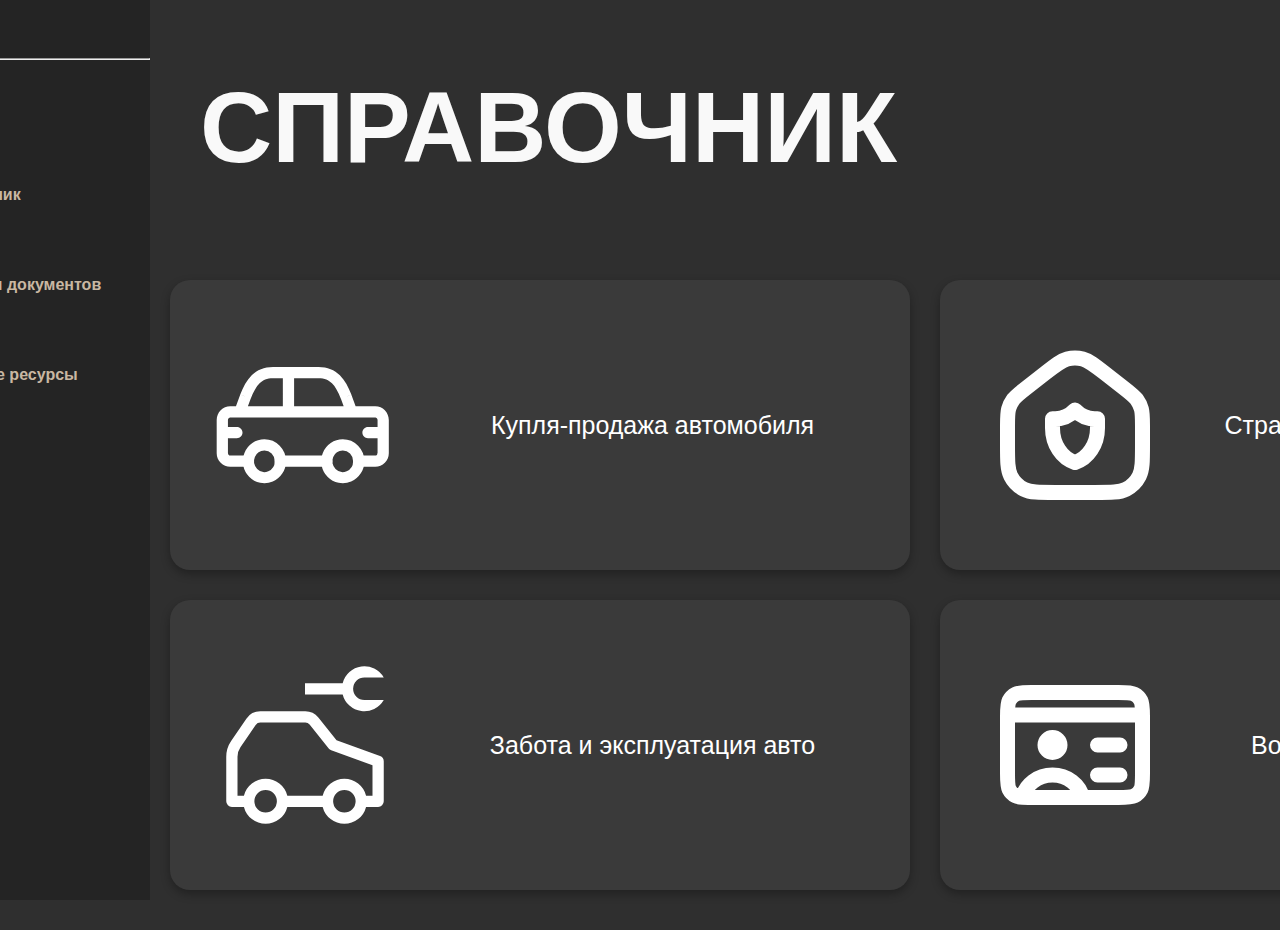
<file: main/directory/directory.html>
<!DOCTYPE html>
<html lang="en">
<head>
    <meta charset="UTF-8">
    <meta name="viewport" content="width=device-width, initial-scale=1.0">
    <title>main_page</title>
	<link rel="stylesheet" href="directory.css">
	<link rel="stylesheet" href="../style.css">
</head>
<body>
    <header>
		<div class="hamburger-menu">
			<input id="menu__toggle" type="checkbox" />
			<label class="menu__btn" for="menu__toggle">
				<span></span>
			</label>

			<h2 class="page-title">Главная</h2>
			<ul class="menu__box">
			<h2 class="menu_title">Меню</h2>

			<hr>
				<li><a class="menu__item" id="menu_item" href="../index.html"><div class="main_page_menu_img"></div><p>Главная</p></a></li>
				<li><a class="menu__item" id="menu_item" href="directory.html"><div class="directory_menu_img"></div><p>Справочник</p></a></li>
				<li><a class="menu__item" id="menu_item" href="../templates/templates.html"><div class="templates_menu_img"></div><p>Шаблоны документов</p></a></li>
				<li><a class="menu__item" id="menu_item" href="../helpfull_resources/helpfull_resources.html"><div class="helpfull_resoucres_menu_img"></div><p>Полезные ресурсы</p></a></li>
			</ul>
		</div>
	</header>
    <main>

        <h1 class="page-title-large">Справочник</h1>
        <!-- <p class="page-text">Здесь предоставлена важная информация по ключевым аспектам <br>владения автомобилем и обеспечения безопасности на дороге.</p> -->
        <div class="circle-menu">
            <div class="circle-item" data-modal="modal1">
                <div class="icon car-icon">
                    <img src="../assets/car-sell.svg" alt="">
                </div>
                <p class="directory_text">Купля-продажа автомобиля</p>
            </div>
            <div class="circle-item" data-modal="modal2">
                <div class="icon insurance-icon">
                    <img src="../assets/insurance.svg" alt="">
                </div>
                <p class="directory_text">Страхование автомобиля и жизни</p>
            </div>
            <div class="circle-item" data-modal="modal3">
                <div class="icon umbrella-icon">
                    <img src="../assets/vehicle.svg" alt="">
                </div>
                <p class="directory_text">Забота и эксплуатация авто</p>
            </div>
            <div class="circle-item" data-modal="modal4">
                <div class="icon license-icon">
                    <img src="../assets/id.svg" alt="">
                </div>
                <p class="directory_text">Водительское удостоверение</p>
            </div>
        </div>

        <div id="modal1" class="modal">
            <div class="modal-content">
                <span class="close">&times;</span>
                <h2>Купля-продажа автомобиля</h2>
                <p>Процесс купли-продажи автомобилей в России требует тщательной подготовки как со стороны продавца, так и покупателя. 
                    Для оформления сделки по продаже подержанного авто требуется подготовить пакет документов, включающий паспорт гражданина РФ, ПТС (паспорт транспортного средства) и свидетельство о регистрации транспортного средства. 
                    Важно отметить, что правильное заполнение договора купли-продажи является ключевым моментом для обеих сторон, так как этот документ служит основанием для перерегистрации автомобиля в ГИБДД. 
                    <p>В последние годы российский авторынок столкнулся с рядом сложностей, связанных с изменением законодательства и экономической ситуацией. 
                    Например, при ввозе автомобиля из-за границы или его последующей перепродаже может потребоваться перерасчет утилизационного сбора по ставке юридического лица. 
                    Это особенно важно учитывать тем, кто планирует приобрести автомобиль через параллельный импорт или ввезти его самостоятельно. 
                    С 1 апреля были введены новые правила расчета НДС, которые также оказали влияние на ценообразование в автосалонах.</p>
                    <p>Одновременно с этим наблюдается значительный рост цен на новые автомобили, вызванный инфляцией, повышением утилизационного сбора и увеличением стоимости логистики. 
                    Например, в октябре произошло существенное повышение утильсбора — на 80%, что напрямую отразилось на конечной стоимости машин. 
                    Такие изменения делают покупку нового автомобиля менее доступной для широкого круга потребителей.</p>
                    <p>При этом рынок подержанных автомобилей остается более доступным вариантом для большинства граждан. Однако перед покупкой важно проверить историю транспортного средства, 
                    чтобы избежать проблем с юридической чистотой сделки. Рекомендуется использовать онлайн-сервисы для проверки автомобиля на наличие штрафов, залогов или ограничений. 
                    Также стоит помнить, что грамотное оформление документов и внимательное изучение всех нюансов сделки являются неотъемлемыми шагами для заключения безопасной сделки.</p>
            </div>
        </div>

        <div id="modal2" class="modal">
            <div class="modal-content">
                <span class="close">&times;</span>
                <h2>Страхование автомобиля и жизни</h2>
                <p>В России страхование автомобиля является важнейшим аспектом для каждого владельца транспортного средства. 
                    Наиболее популярными и востребованными видами автострахования выступают ОСАГО, КАСКО и ДСАГО. 
                    Первый из них – обязательный вид страхования, без которого эксплуатация автомобиля на территории страны запрещена законодательно. 
                    ОСАГО покрывает ущерб, причиненный жизни, здоровью или имуществу третьих лиц в результате дорожно-транспортного происшествия, где виновником является страхователь. 
                    В свою очередь, КАСКО представляет собой добровольное страхование, защищающее автомобиль от различных рисков, таких как угон, повреждение или полная гибель транспортного средства.</p> 
                    <p>Для тех, кто хочет расширить защиту, существуют дополнительные форматы страхования, такие как ДСАГО (добровольное страхование автогражданской ответственности), 
                    которое увеличивает лимиты выплат по ОСАГО, а также специализированные программы, например, страхование GAP, компенсирующее разницу между суммой кредита на автомобиль и его реальной стоимостью в случае угона или полной гибели. 
                    С 2025 года планируется внедрение единого полиса ОСАГО для жителей России и Беларуси, что значительно упростит процесс страхования для владельцев транспортных средств, часто пересекающих границу между странами.</p>
                    <p>Помимо автострахования, в России активно развивается сфера страхования жизни, которая становится все более популярной среди населения. 
                    Страхование жизни предоставляет финансовую защиту близким в случае непредвиденных ситуаций, таких как смерть, инвалидность или серьезные заболевания. 
                    Этот вид страхования особенно актуален для тех, кто хочет обеспечить стабильность своей семьи в будущем. 
                    Полисы страхования жизни могут включать не только риски, связанные со здоровьем и жизнью, но и инвестиционные программы, позволяющие накопить средства на долгосрочную перспективу. 
                    Таким образом, объединение автострахования и страхования жизни создает комплексную защиту для человека и его имущества, что является ключевым элементом финансовой безопасности в современном мире.</p>
            </div>
        </div>

        <div id="modal3" class="modal">
            <div class="modal-content">
                <span class="close">&times;</span>
                <h2>Забота и эксплуатация авто</h2>
                <p><p>Забота об автомобиле требует не только регулярного внимания к его техническому состоянию, но и соблюдения правил безопасной эксплуатации. Одним из ключевых аспектов является контроль основных систем автомобиля, таких как тормозная система и ходовая часть. Регулярная проверка шин и колёс позволяет предотвратить множество проблем в дороге: рекомендуется следить за давлением в шинах, их балансировкой и общим состоянием. Особенно важно уделять внимание этим параметрам при подготовке автомобиля к сезонным изменениям, например, перед летними поездками, когда тепло может усиливать нагрузку на тормозную систему и уровень технических жидкостей.</p>

                <p>При ежедневной эксплуатации необходимо помнить о правилах запуска двигателя и начала движения. Запрещено начинать движение с повышенных передач — только с пониженных. Это помогает продлить ресурс коробки передач и двигателя, снижая риск поломок. Также следует учитывать важность регулярного технического обслуживания (ТО), которое включает диагностику механизмов, подтяжку крепежей и очистку деталей. Все эти действия обеспечивают исправную работу автомобиля и минимизируют вероятность серьезных поломок.</p>
                
                <p>Особое внимание стоит уделить двигателю — "сердцу" любого автомобиля. Регулярная проверка уровня масла поможет избежать перерасхода топлива и преждевременного износа деталей. Нехватка масла также негативно влияет на производительность авто, увеличивая затраты на ремонт. В случае возникновения экстренных ситуаций, таких как возгорание, нужно помнить простые правила безопасности: автомобиль следует немедленно остановить, выключить двигатель и принять меры для ликвидации очага возгорания. Таким образом, комплексный подход к уходу за автомобилем обеспечивает длительную и надёжную его службу.</p></p>
            </div>
        </div>

        <div id="modal4" class="modal">
            <div class="modal-content">
                <span class="close">&times;</span>
                <h2>Водительское удостоверение</h2>
                <p><p>Водительское удостоверение — это официальный документ, который подтверждает право человека на управление транспортным средством определенной категории. Для его получения необходимо пройти обучение в специализированной автошколе, а затем сдать экзамены в подразделении ГИБДД. Кандидаты в водители должны предоставить пакет документов, включающий паспорт, медицинскую справку по форме № 003-В/у и документ об окончании автошколы. Важно отметить, что для управления разными видами транспорта требуются различные категории прав, например, категория A для мотоциклов или B для легковых автомобилей.</p>

                <p>Процесс получения прав начинается с выбора категории, которую вы хотите освоить. После этого нужно пройти обучение в лицензированной автошколе, где вас научат теории и практике вождения. Обучение завершается внутренним экзаменом, после которого вы получаете допуск к сдаче экзамена в ГИБДД. На этом этапе проверяются знание правил дорожного движения, навыки вождения и способность безопасно управлять автомобилем. Стоит помнить, что медсправка действительна только один год, поэтому важно успеть сдать экзамен в установленный срок.</p>
                
                <p>С будущего года правила сдачи экзаменов на водительские права претерпели изменения. Теперь к экзамену перестанут допускать тех, кто был лишен права управления транспортным средством, а максимальный срок повторной переэкзаменовки увеличен с трех до девяти месяцев. Это делает процесс получения прав более строгим, но также повышает уровень безопасности на дорогах. Независимо от того, получаете ли вы права впервые или меняете их на международные, важно соблюдать все требования и следить за актуальностью документов.</p>
            </div>
        </div>

    </main>
    <script src="script.js"></script>
</body>
</html>
</file>
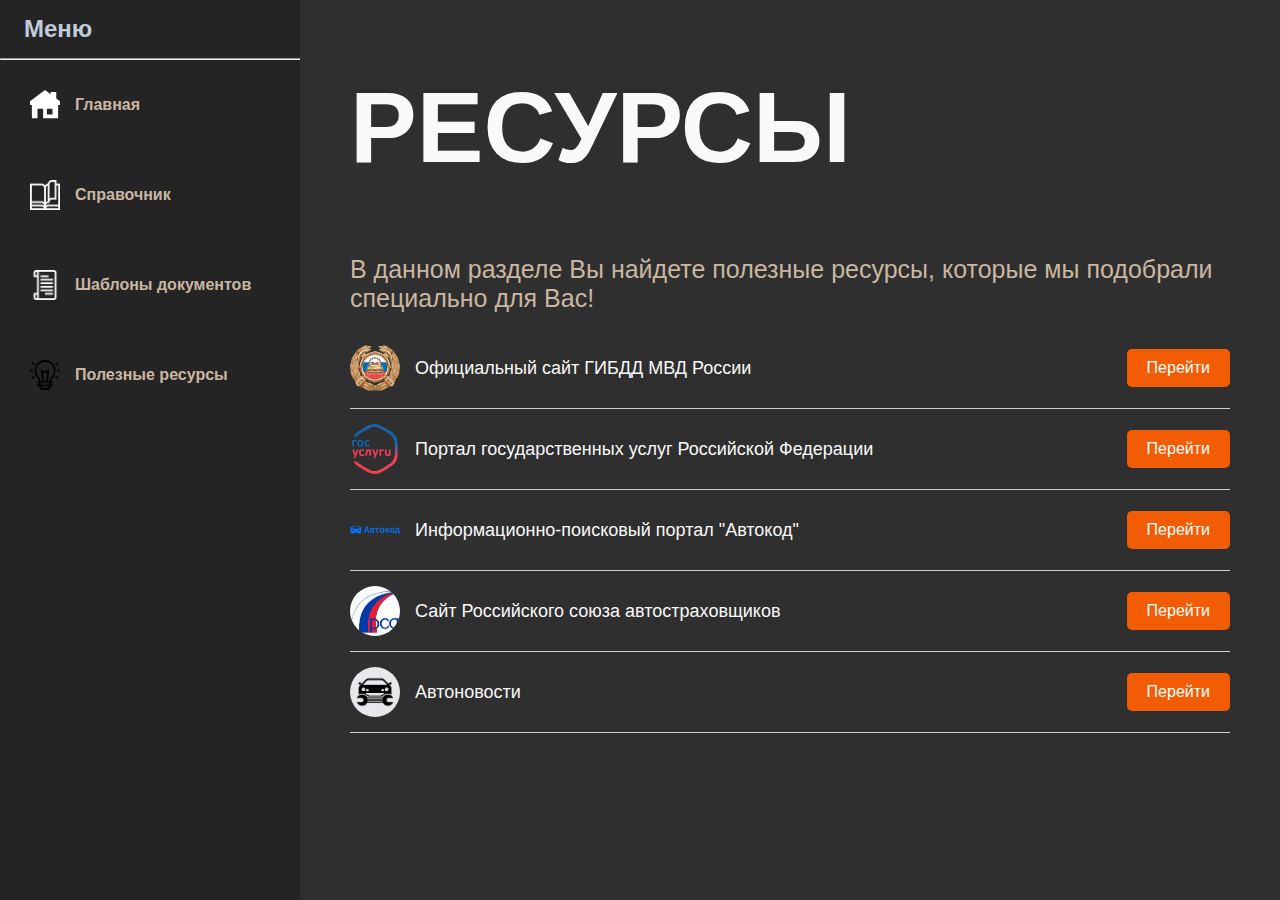
<file: main/helpfull_resources/helpfull_resources.html>
<!DOCTYPE html>
<html lang="en">
<head>
    <meta charset="UTF-8">
    <meta name="viewport" content="width=device-width, initial-scale=1.0">
    <title>main_page</title>
	<link rel="stylesheet" href="helpfull_resources.css">
	<link rel="stylesheet" href="../style.css">
</head>
<body>
    <header>
		<div class="hamburger-menu">
			<input id="menu__toggle" type="checkbox" />
			<label class="menu__btn" for="menu__toggle">
				<span></span>
			</label>
			<h2 class="page-title">Главная</h2>
			<ul class="menu__box">
			<h2 class="menu_title">Меню</h2>
			<hr>
				<li><a class="menu__item" id="menu_item" href="../index.html"><div class="main_page_menu_img"></div><p>Главная</p></a></li>
				<li><a class="menu__item" id="menu_item" href="../directory/directory.html"><div class="directory_menu_img"></div><p>Справочник</p></a></li>
				<li><a class="menu__item" id="menu_item" href="../templates/templates.html"><div class="templates_menu_img"></div><p>Шаблоны документов</p></a></li>
				<li><a class="menu__item" id="menu_item" href="../helpfull_resources/helpfull_resources.html"><div class="helpfull_resoucres_menu_img"></div><p>Полезные ресурсы</p></a></li>
			</ul>
		</div>
	</header>
	<main>
		<h1 class="page-title-large">Ресурсы</h1>
		<p class="page-text">В данном разделе Вы найдете полезные ресурсы, которые мы подобрали специально для Вас!</p>
        <div class="resource-list">
            <div class="resource-item">
                <img src="assets/mvd.svg" alt="ГИБДД МВД России">
                <span>Официальный сайт ГИБДД МВД России</span>
                <a href="https://xn--80aebkobnwfcnsfk1e0h.xn--p1ai/" class="button" target="_blank">Перейти</a>
            </div>
            <div class="resource-item">
                <img src="assets/gosuslugi.ru.svg" alt="Портал государственных услуг">
                <span>Портал государственных услуг Российской Федерации</span>
                <a href="https://www.gosuslugi.ru/" class="button" target="_blank">Перейти</a>
            </div>
            <div class="resource-item">
                <img src="assets/Avtocod.svg" alt="Автокод">
                <span>Информационно-поисковый портал "Автокод"</span>
                <a href="https://avtocod.ru/" class="button" target="_blank">Перейти</a>
            </div>
            <div class="resource-item">
                <img src="assets/rsa.jpg" alt="Росавтострах">
                <span>Сайт Российского союза автостраховщиков</span>
                <a href="https://autoins.ru/" class="button" target="_blank"ton>Перейти</a>
            </div>
            <div class="resource-item">
                <img src="assets/autonews.png" alt="Автоновости">
                <span>Автоновости</span>
                <a href="https://www.autonews.ru/" class="button" target="_blank">Перейти</a>
            </div>
            </div>
        </div>
	</main>
</body>
</html>
</file>
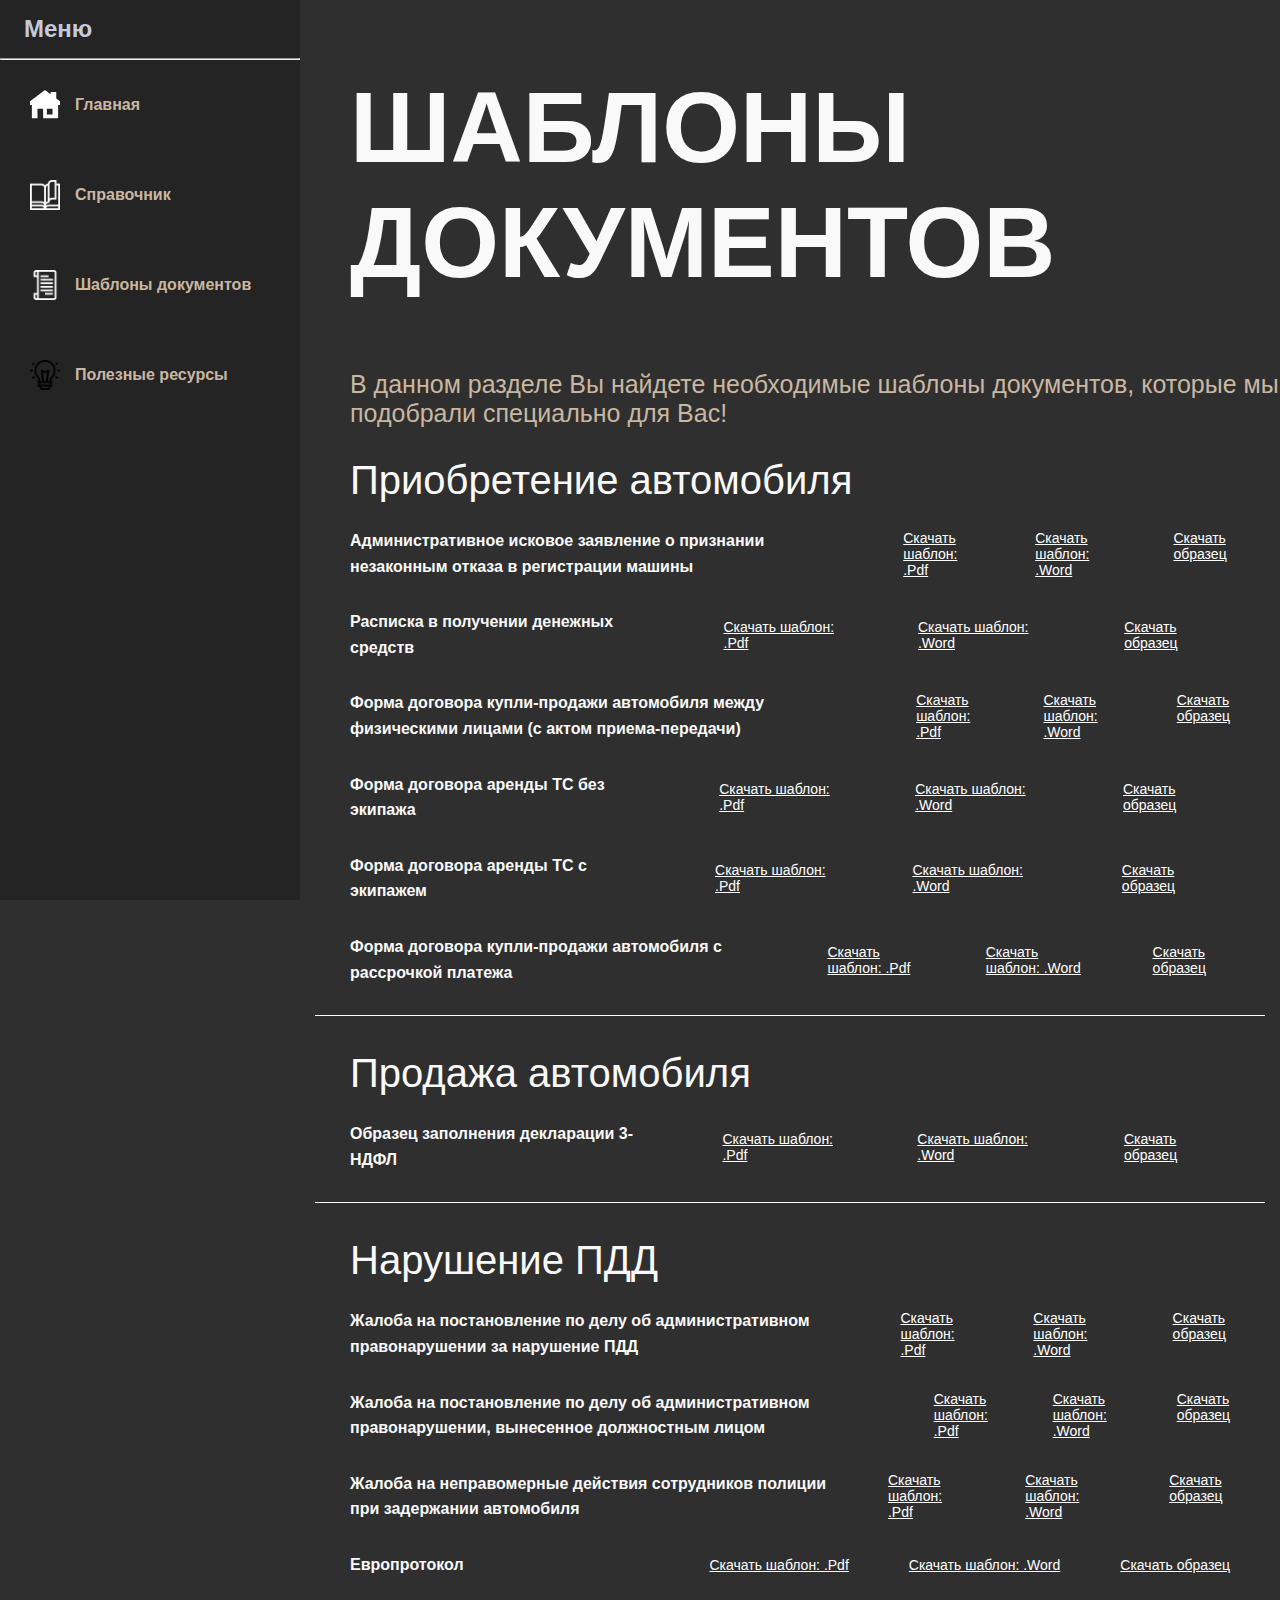
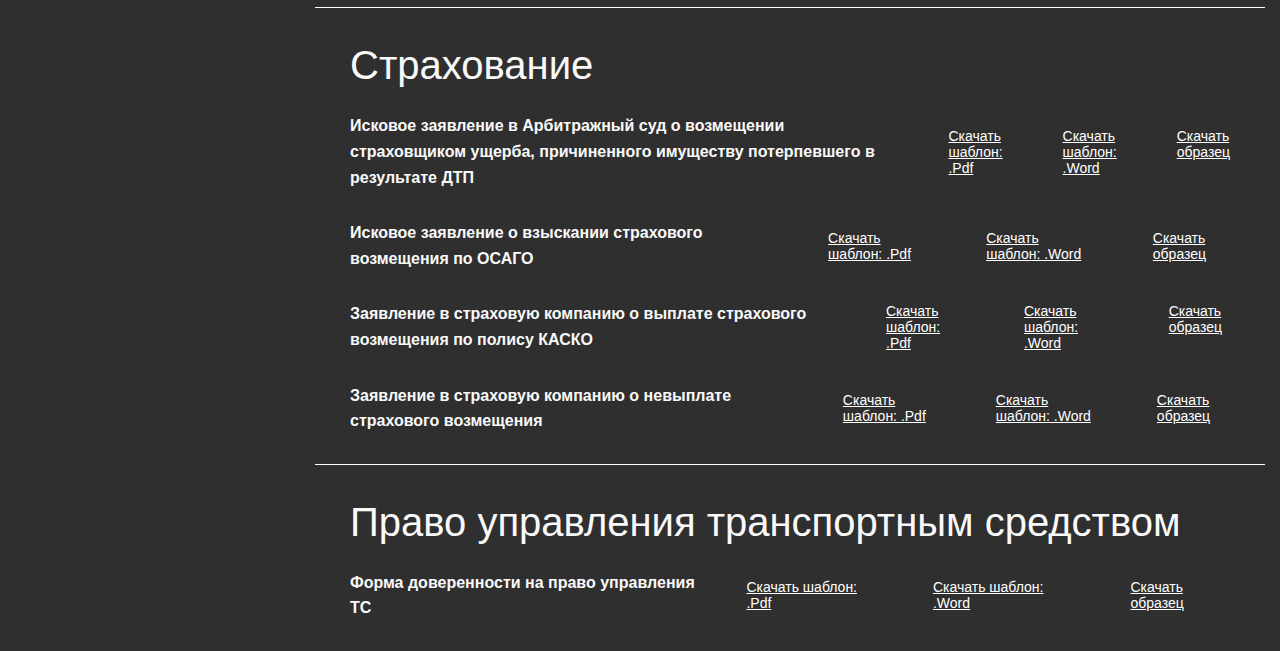
<file: main/templates/templates.html>
<!DOCTYPE html>
<html lang="en">
<head>
    <meta charset="UTF-8">
    <meta name="viewport" content="width=device-width, initial-scale=1.0">
    <title>main_page</title>
	<link rel="stylesheet" href="templates.css">
	<link rel="stylesheet" href="../style.css">
</head>
<body>
    <header>
		<div class="hamburger-menu">
			<input id="menu__toggle" type="checkbox" />
			<label class="menu__btn" for="menu__toggle">
				<span></span>
			</label>
			<h2 class="page-title">Главная</h2>
			<ul class="menu__box">
			<h2 class="menu_title">Меню</h2>
			<hr>
				<li><a class="menu__item" id="menu_item" href="../index.html"><div class="main_page_menu_img"></div><p>Главная</p></a></li>
				<li><a class="menu__item" id="menu_item" href="../directory/directory.html"><div class="directory_menu_img"></div><p>Справочник</p></a></li>
				<li><a class="menu__item" id="menu_item" href="templates.html"><div class="templates_menu_img"></div><p>Шаблоны документов</p></a></li>
				<li><a class="menu__item" id="menu_item" href="../helpfull_resources/helpfull_resources.html"><div class="helpfull_resoucres_menu_img"></div><p>Полезные ресурсы</p></a></li>
			</ul>
		</div>
	</header>
	<main>
		<h1 class="page-title-large">ШАБЛОНЫ ДОКУМЕНТОВ</h1>
		<p class="page-text">В данном разделе Вы найдете необходимые шаблоны документов, которые мы подобрали специально для Вас!</p>
			<div class="page-title-small">Приобретение автомобиля</div>
			<div class="document">
				<p class="page-text-tempaltes"><strong>Административное исковое заявление о признании незаконным отказа в регистрации машины</strong></p>
				<div class="links">
					<a href="documents/buy_car/adm_isc/adm_isc.pdf" class="download-link" download="">Скачать шаблон: .Pdf</a>
					<a href="documents/buy_car/adm_isc/adm_isc.docx" class="download-link">Скачать шаблон: .Word</a>
					<a href="documents/buy_car/adm_isc/adm_isc_o.pdf" class="download-link" download="">Скачать образец</a>
				</div>
			</div>
			<div class="document">
				<p class="page-text-tempaltes"><strong>Расписка в получении денежных средств</strong></p>
				<div class="links">
					<a href="documents/buy_car/rasp/rasp.pdf" class="download-link" download="">Скачать шаблон: .Pdf</a>
					<a href="documents/buy_car/rasp/rasp.docx" class="download-link">Скачать шаблон: .Word</a>
					<a href="documents/buy_car/rasp/rasp_o.pdf" class="download-link" download="">Скачать образец</a>
				</div>
			</div>
			<div class="document">
				<p class="page-text-tempaltes"><strong>Форма договора купли-продажи автомобиля между физическими лицами (с актом приема-передачи)</strong></p>
				<div class="links">
					<a href="documents/buy_car/buy-sell-fiz/buy-sell-fizz.pdf" class="download-link" download="">Скачать шаблон: .Pdf</a>
					<a href="documents/buy_car/buy-sell-fiz/buy-sell-fizz.docx" class="download-link">Скачать шаблон: .Word</a>
					<a href="documents/buy_car/buy-sell-fiz/buy-sell-fizz_o.pdf" class="download-link" download="">Скачать образец</a>
				</div>
			</div>
			<div class="document">
				<p class="page-text-tempaltes"><strong>Форма договора аренды ТС без экипажа</strong></p>
				<div class="links">
					<a href="documents/buy_car/arenda-bez/arenda_bez.pdf" class="download-link" download="">Скачать шаблон: .Pdf</a>
					<a href="documents/buy_car/arenda-bez/arenda_bez.docx" class="download-link">Скачать шаблон: .Word</a>
					<a href="documents/buy_car/arenda-bez/arenda_bez_o.pdf" class="download-link" download="">Скачать образец</a>
				</div>
			</div>
			<div class="document">
				<p class="page-text-tempaltes"><strong>Форма договора аренды ТС с экипажем</strong></p>
				<div class="links">
					<a href="documents/buy_car/arenda-s/arenda-s.pdf" class="download-link" download="">Скачать шаблон: .Pdf</a>
					<a href="documents/buy_car/arenda-s/arenda-s.docx" class="download-link">Скачать шаблон: .Word</a>
					<a href="documents/buy_car/arenda-s/arenda-s_o.pdf" class="download-link" download="">Скачать образец</a>
				</div>
			</div>
			<div class="document">
				<p class="page-text-tempaltes"><strong>Форма договора купли-продажи автомобиля с рассрочкой платежа</strong></p>
				<div class="links">
					<a href="documents/buy_car/rassrochka/rassrochka.pdf" class="download-link" download="">Скачать шаблон: .Pdf</a>
					<a href="documents/buy_car/rassrochka/rassrochka.docx" class="download-link">Скачать шаблон: .Word</a>
					<a href="documents/buy_car/rassrochka/rassrochka_o.pdf" class="download-link" download="">Скачать образец</a>
				</div>
			</div>
			<div class="line"></div>
			<div class="page-title-small">Продажа автомобиля</div>
			<div class="document">
				<p class="page-text-tempaltes"><strong>Образец заполнения декларации 3-НДФЛ</strong></p>
				<div class="links">
					<a href="documents/sell_car/3-ndfl/3-ndfl.pdf" class="download-link" download="">Скачать шаблон: .Pdf</a>
					<a href="documents/sell_car/3-ndfl/3-ndfl.docx" class="download-link">Скачать шаблон: .Word</a>
					<a href="documents/sell_car/3-ndfl/3-ndfl_o.pdf" class="download-link" download="">Скачать образец</a>
				</div>
			</div>
			<div class="line"></div>
			<div class="page-title-small">Нарушение ПДД</div>
			<div class="document">
				<p class="page-text-tempaltes"><strong>Жалоба на постановление по делу об административном правонарушении за нарушение ПДД</strong></p>
				<div class="links">
					<a href="documents/pdd/zhaloba_pdd/zhaloba_pdd.pdf" class="download-link" download="">Скачать шаблон: .Pdf</a>
					<a href="documents/pdd/zhaloba_pdd/zhaloba_pdd.docx" class="download-link">Скачать шаблон: .Word</a>
					<a href="documents/pdd/zhaloba_pdd/zhaloba_pdd_o.pdf" class="download-link" download="">Скачать образец</a>
				</div>
			</div>
			<div class="document">
				<p class="page-text-tempaltes"><strong>Жалоба на постановление по делу об административном правонарушении, вынесенное должностным лицом</strong></p>
				<div class="links">
					<a href="documents/pdd/zhaloba_dolzh/zhaloba_dolzh.pdf" class="download-link" download="">Скачать шаблон: .Pdf</a>
					<a href="documents/pdd/zhaloba_dolzh/zhaloba_dolzh.docx" class="download-link">Скачать шаблон: .Word</a>
					<a href="documents/pdd/zhaloba_dolzh/zhaloba_dolzh_o.pdf" class="download-link" download="">Скачать образец</a>
				</div>
			</div>
			<div class="document">
				<p class="page-text-tempaltes"><strong>Жалоба на неправомерные действия сотрудников полиции при задержании автомобиля</strong></p>
				<div class="links">
					<a href="documents/pdd/zhaloba_nepravom/zhaloba_nepravom.pdf" class="download-link" download="">Скачать шаблон: .Pdf</a>
					<a href="documents/pdd/zhaloba_nepravom/zhaloba_nepravom.doc" class="download-link">Скачать шаблон: .Word</a>
					<a href="documents/pdd/zhaloba_nepravom/zhaloba_nepravom_o.pdf" class="download-link" download="">Скачать образец</a>
				</div>
			</div>
			<div class="document">
				<p class="page-text-tempaltes"><strong>Европротокол</strong></p>
				<div class="links">
					<a href="documents/pdd/euro/euro.pdf" class="download-link" download="">Скачать шаблон: .Pdf</a>
					<a href="documents/pdd/euro/euro.docx" class="download-link">Скачать шаблон: .Word</a>
					<a href="documents/pdd/euro/euro_o.pdf" class="download-link" download="">Скачать образец</a>
				</div>
			</div>
			<div class="line"></div>
			<div class="page-title-small">Страхование</div>
			<div class="document">
				<p class="page-text-tempaltes"><strong>Исковое заявление в Арбитражный суд о возмещении страховщиком ущерба, причиненного имуществу потерпевшего в результате ДТП</strong></p>
				<div class="links">
					<a href="documents/ins/isc_arb/isc_arb.pdf" class="download-link" download="">Скачать шаблон: .Pdf</a>
					<a href="documents/ins/isc_arb/isc_arb.docx" class="download-link">Скачать шаблон: .Word</a>
					<a href="documents/ins/isc_arb/isc_arb_o.pdf" class="download-link" download="">Скачать образец</a>
				</div>
			</div>
			<div class="document">
				<p class="page-text-tempaltes"><strong>Исковое заявление о взыскании страхового возмещения по ОСАГО</strong></p>
				<div class="links">
					<a href="documents/ins/isc_osago/isc_osago.pdf" class="download-link" download="">Скачать шаблон: .Pdf</a>
					<a href="documents/ins/isc_osago/isc_osago.docx" class="download-link">Скачать шаблон: .Word</a>
					<a href="documents/ins/isc_osago/isc_osago_o.pdf" class="download-link" download="">Скачать образец</a>
				</div>
			</div>	
			<div class="document">
				<p class="page-text-tempaltes"><strong>Заявление в страховую компанию о выплате страхового возмещения по полису КАСКО</strong></p>
				<div class="links">
					<a href="documents/ins/zayav_kasko/zayav_kasko.pdf" class="download-link" download="">Скачать шаблон: .Pdf</a>
					<a href="documents/ins/zayav_kasko/zayav_kasko.docx" class="download-link">Скачать шаблон: .Word</a>
					<a href="documents/ins/zayav_kasko/zayav_kasko_o.pdf" class="download-link" download="">Скачать образец</a>
				</div>
			</div>
			<div class="document">
				<p class="page-text-tempaltes"><strong>Заявление в страховую компанию о невыплате страхового возмещения</strong></p>
				<div class="links">
					<a href="documents/ins/zayav_neviplata/zayav_neviplata.pdf" class="download-link" download="">Скачать шаблон: .Pdf</a>
					<a href="documents/ins/zayav_neviplata/zayav_neviplata.docx" class="download-link">Скачать шаблон: .Word</a>
					<a href="documents/ins/zayav_neviplata/zayav_neviplata_o.pdf" class="download-link" download="">Скачать образец</a>
				</div>
			</div>
			<div class="line"></div>
			<div class="page-title-small">Право управления транспортным средством</div>
			<div class="document">
				<p class="page-text-tempaltes"><strong>Форма доверенности на право управления ТС</strong></p>
				<div class="links">
					<a href="documents/pravo_upr/doverennost/doverennost.pdf" class="download-link" download="">Скачать шаблон: .Pdf</a>
					<a href="documents/pravo_upr/doverennost/doverennost.docx" class="download-link">Скачать шаблон: .Word</a>
					<a href="documents/pravo_upr/doverennost/doverennost_o.pdf" class="download-link" download="">Скачать образец</a>
				</div>
			</div>
	</main>
</body>
</html>
</file>
<file: main_page/main_page.css>
/* Стили для нового контейнера */
.content-container {
    display: flex;
    justify-content: space-between; /* Размещает элементы по краям */
    align-items: flex-start; /* Выравнивает по верхнему краю */
    margin-top: 20px; /* Отступ сверху */
}

/* Секция с текстом */
.text-section {
    flex: 1; /* Занимает доступное пространство */
    margin-right: 50px; /* Отступ между текстом и кружочками */
	max-width: 800px;
}

/* Контейнер для круглых гиперссылок */
.circle-links-container {
    display: flex;
    flex-direction: column;
    gap: 20px; /* Пространство между кружочками */
    margin-right: 50px;
}

/* Остальные стили остаются неизменными */
.circle-link {
    display: flex;
    flex-direction: column;
    align-items: center;
    text-decoration: none;
    color: #ffffff;
    transition: transform 0.3s ease;
}

.circle-link img {
    width: 150px;
    height: 150px;
    border-radius: 50%;
    object-fit: cover;
    box-shadow: 0 4px 8px rgba(0, 0, 0, 0.2);
}

.circle-link span {
    margin-top: 10px;
    font-size: 18px;
    font-weight: bold;
}

.circle-link:hover {
    transform: scale(1.1);
}

main, .content-container {
    opacity: 0;
    transform: translateY(20px);
    transition: opacity 0.8s ease, transform 0.8s ease;
}

.visible {
    opacity: 1;
    transform: translateY(0);
}

.page-text-list{
    margin-left: 70px;
}

.page-text-list li{
	padding: 10px 0 10px 0;
	font-size: 25px;
	color: #C9B7A2;
}

/* Адаптивность tablet*/
@media (max-width: 1024px) {
	.circle-link img {
		width: 100px;
		height: 100px;
		border-radius: 50%;
		object-fit: cover;
		box-shadow: 0 4px 8px rgba(0, 0, 0, 0.2);
	}

	.circle-link span {
		margin-top: 10px;
		font-size: 15px;
		font-weight: bold;
	}

	.circle-links-container {
		gap: 90px; /* Пространство между кружочками */
	}

	.content-container{
		margin-top: 0;
	}

	.page-text-list li{
		font-size: 20px;
	}
}

@media (max-width: 600px) {
	.page-text-list{
		margin-left: 50px;
	}
	.page-text-list li{
		font-size: 15px;
    }

	.circle-links-container{
		display: flex;
		flex-direction: row;
		gap: 30px;
		margin: 30px 50px 0 50px;
	}
	.circle-link img{
		width: 80px;
		height: 80px;
	}
	.content-container {
		display: flex;
		flex-direction: column ;

	}
}

@media (max-width: 360px){
    .page-text-list li{
		font-size: 15px;
    }

	.circle-links-container{
		display: flex;
		flex-direction: row;
		gap: 30px;
		margin: 30px 50px 0 15px;
	}
	.circle-link img{
		width: 60px;
		height: 60px;
	}
	.content-container {
		display: flex;
		flex-direction: column ;

	}
}
</file>
<file: style.css>
@import url('https://fonts.google.com/specimen/Geologica?lang=ru_Cyrl');

*{
	margin: 0;
	padding: 0;
	/* box-sizing: border-box; */
}

.no-scroll {
    overflow: hidden;
}

body{
	font-family: 'Titillium Web', sans-serif;
	color: #000000;
	/* height: 100vh; */
	display: flex;
    justify-content: center;
	padding: 0%;
	background: #2f2f2f
	/* background: linear-gradient(90deg, #8174A0, #A888B5); */
	/* height: auto; */
}

/* ЕБАНОЕ МНЮ */
        .desktop-menu {
            width: 300px;
            background: #242424;
            padding: 20px 0;
            position: fixed;
            height: 100%;
            overflow-y: auto;
            z-index: 1;
			position: fixed;
			left: 0;
        }

		.menu-list{
			height: 100vh;
		}
        
        .desktop-menu ul {
            list-style-type: none;
			width: 100%;
			height: 100vh;
        }
        
        .desktop-menu a {
            display: block;
            padding: 20px;
            color: white;
            font-size: 24px;
            text-decoration: none;
            border-bottom: 1px solid rgba(255,255,255,0.3);
            transition: background 0.3s;
			left: 0;
			margin: 0;
        }
        
        .desktop-menu a:hover {
            background: rgba(255,255,255,.2);
        }
        
        /* Основное содержимое */
        .content {
            flex: 1;
            padding: 40px;
            margin-left: 300px; /* Отступ для меню */
        }
        
        /* Мобильная версия */
        .mobile-header {
            display: flex;
            align-items: center; /* Вертикальное выравнивание */
            justify-content: center; /* Горизонтальное выравнивание */
            position: fixed;
            top: 0;
            left: 0;
            width: 100%;
            height: 60px;
            background: rgba(255, 255, 255, 0.164);
            -webkit-backdrop-filter: blur(6px);
            backdrop-filter: blur(6px);
            z-index: 2;
            display: none;
        }

        .mobile-header span{
            margin-top: 15px;
            color: #fff;
        }

        
        /* Стили бургера (ваши оригинальные) */
        .burger-checkbox {
            position: fixed;
            top: 20px;
            left: 0;
            visibility: hidden;
            z-index: 3;
            width: 40px;
            height: 26px;
            opacity: 0;
            cursor: pointer;
        }
        
        .burger {
            position: fixed;
            z-index: 2;
            cursor: pointer;
            display: block;
            border: none;
            width: 30px;
            height: 26px;
            top: 20px;
            left: 20px;
            margin: -4px;
        }
        
        .burger::before,
        .burger::after {
            content: '';
            left: 0;
            position: absolute;
            display: block;
            width: 100%;
            height: 4px;
            border-radius: 10px;
            background: #fff;
        }
        
        .burger::before {
            top: 0;
            box-shadow: 0 11px 0 #fff;
            transition: box-shadow .3s .15s, top .3s .15s, transform .3s;
        }
        
        .burger::after {
            bottom: 0;
            transition: bottom .3s .15s, transform .3s;
        }
        
        .burger-checkbox:checked + .burger::before {
            top: 11px;
            transform: rotate(45deg);
            box-shadow: 0 6px 0 rgba(0,0,0,0);
            transition: box-shadow .15s, top .3s, transform .3s .15s;
        }
        
        .burger-checkbox:checked + .burger::after {
            bottom: 11px;
            transform: rotate(-45deg);
            transition: bottom .3s, transform .3s .15s;
        }
        
        .mobile-menu {
            position: fixed;
            top: 60px;
            left: 0;
            width: 300px;
            /* height: 100%; */
            background: #242424;
            list-style-type: none;
            transform: translateX(-100%);
            transition: transform 0.5s ease;
            z-index: 1;
        }
        
        .mobile-menu a {
            display: block;
            padding: 20px;
            color: white;
            font-size: 24px;
            text-decoration: none;
            border-bottom: 1px solid rgba(255,255,255,0.3);
        }
        
        .mobile-menu a:hover {
            background: rgba(255,255,255,.2);
        }
        
        .burger-checkbox:checked ~ .mobile-menu {
            transform: translateX(0);
        }
        
        /* Адаптация под мобильные */
        @media (max-width: 1024px) {
            .desktop-menu {
                display: none;
            }
            
            .mobile-header {
                display: block;
            }
            
            .content {
                margin-left: 0;
                padding-top: 90px;
            }
        }



/* Адаптация под мобильные */
@media (max-width: 768px) {
	.desktop-menu {
		display: none;
	}
	
	.mobile-header {
		display: block;
	}
	
	body {
		padding-top: 70px;
	}
}

/* Контент страницы */
.content {
	padding: 20px;
	max-width: 1200px;
	margin: 0 auto;
}
.mobile-header-name{
	position: absolute;
	left: 0;
	right: 0;
	text-align: center;
	font-size: 20px;
	font-weight: bold;
	color: #000; /* Черный цвет текста */
	pointer-events: none; /* Чтобы можно было кликать сквозь текст */
	text-transform: uppercase;
}



/* ЕБАНОЕ МНЮ */

main{
	width: 100%;
	margin-left: 300px;	
	height: auto;
	color: #f9f9f9;
}

/* ОСНОВНАЯ ИНФОРМАЦИЯ */

.page-title{
	margin-top: 15px;
	margin-left: 3.5%;
	display: none;
}

.page-title-large{
	font-size: 100px;
	text-transform: uppercase;
	padding: 70px 0px 55px 50px;
}

.text_stroke{
	color: transparent;
	-webkit-text-stroke: 2px #F9F9F9;
}

.page-title-small{
	font-size: 40px;
	padding: 15px 0 15px 50px;
	Color: ffffff;
}

.page-text{
	padding: 15px 0 15px 50px;
	font-size: 25px;
	color: #C9B7A2;
	max-width: 1480px;
}


/* КОНЕЦ ОСНОВНОЙ ИНФОРМАЦИИ */

/* .mobile-header {
    display: none; 
    position: fixed;
    top: 0;
    left: 0;
    width: 100%;
    height: 50px;
	background: rgba(255,255,255,0.35);
	-webkit-backdrop-filter: blur(3px);
	backdrop-filter: blur(3px);
    color: #fff;
    text-align: center;
    line-height: 50px;
    z-index: 999;
}

.mobile-header button {
    position: absolute;
    left: 10px;
    top: 50%;
    transform: translateY(-50%);
    background: transparent;
    border: none;
    color: #fff;
    font-size: 20px;
    cursor: pointer;
}

.mobile-header span {
    font-size: 16px;
} */

/* Сайдбар (меню) */
#sidebar {
	align-items: left;
    position: fixed;
    top: 0;
    left: 0;
    width: 300px;
    height: 100%;
    background-color: #333;
    transition: all 0.3s ease;
    overflow-y: auto;
    z-index: 998;
}

#sidebar.active {
    left: 0; /* Открывается при клике */
}

#sidebar ul {
    list-style: none;
    padding: 0;

}

#sidebar ul li {
    padding: 30px 20px;
    border-bottom: 1px solid #444;
}

#sidebar ul li a {
    color: #fff;
    text-decoration: none;
    display: flex;
    align-items: center;
}

#sidebar ul li a i {
    margin-right: 10px;
}

/* полоса прокуртки */

::-webkit-scrollbar {
	width: 0;
  }
@media (max-width: 1440px) {
	.page-title-large{
		font-size: 35px;
		text-transform: uppercase;
	}

	.page-title-small{
		font-size: 25px;
	}

	.page-text{
		font-size: 20px;
	}
}





/* Адаптивность tablet*/
@media (max-width: 1024px) {
	/*МЕНЮ*/
    .mobile-header {
        display: block; /* Показываем на мобильных устройствах */
    }

	#sidebar ul{
		margin-top: 50px;
	}

    #sidebar {
		left: -300px;
        width: 300px; /* Занимает всю ширину экрана */
    }
	/* Основная инф */
    main {
		margin: 0;

    }

	.page-title-large{
		font-size: 50px;
		text-transform: uppercase;
	}

	.page-title-small{
		font-size: 25px;
	}

	.page-text{
		font-size: 20px;
	}
}
 /* Адаптивность phone */
@media (max-width: 600px) {
	main {
		margin: 0;
    }

    .mobile-header span{
        font-size: 18px;
        margin-top: 18px;
    }

	.page-title-large{
		font-size: 25px;
		text-transform: uppercase;
		padding: 0 0 0 25px;
	}

	.page-title-small{
		font-size: 20px;
		padding: 10px 0 0 25px;
	}

	.page-text{
		font-size: 15px;
		padding: 10px 20px 0 25px;
	}
}

@media (max-width: 360px) {
    .mobile-header span{
        font-size: 18px;
        margin-top: 17px;
    }
}
</file>
<file: main/main_page/main_page.css>
/* Стили для нового контейнера */
.content-container {
    display: flex;
    justify-content: space-between; /* Размещает элементы по краям */
    align-items: flex-start; /* Выравнивает по верхнему краю */
    margin-top: 20px; /* Отступ сверху */
}

/* Секция с текстом */
.text-section {
    flex: 1; /* Занимает доступное пространство */
    margin-right: 50px; /* Отступ между текстом и кружочками */
}

/* Контейнер для круглых гиперссылок */
.circle-links-container {
    display: flex;
    flex-direction: column;
    gap: 20px; /* Пространство между кружочками */
    margin-right: 50px;
}

/* Остальные стили остаются неизменными */
.circle-link {
    display: flex;
    flex-direction: column;
    align-items: center;
    text-decoration: none;
    color: #ffffff;
    transition: transform 0.3s ease;
}

.circle-link img {
    width: 150px;
    height: 150px;
    border-radius: 50%;
    object-fit: cover;
    box-shadow: 0 4px 8px rgba(0, 0, 0, 0.2);
}

.circle-link span {
    margin-top: 10px;
    font-size: 18px;
    font-weight: bold;
}

.circle-link:hover {
    transform: scale(1.1);
}

main, .content-container {
    opacity: 0;
    transform: translateY(20px);
    transition: opacity 0.8s ease, transform 0.8s ease;
}

.visible {
    opacity: 1;
    transform: translateY(0);
}
</file>
<file: main/style.css>
@import url('https://fonts.google.com/specimen/Geologica?lang=ru_Cyrl');

*{
	margin: 0;
	padding: 0;
	/* box-sizing: border-box; */
}

.no-scroll {
    overflow: hidden;
}

body{
	font-family: 'Titillium Web', sans-serif;
	display: flex;
	color: #000000;
	/* height: 100vh; */
	display: flex;
    justify-content: center;
	padding: 0%;
	background: #2f2f2f
	/* background: linear-gradient(90deg, #8174A0, #A888B5); */
	/* height: auto; */
}

main{
	width: 100%;
	margin-left: 300px;	
	height: auto;
	color: #f9f9f9;
}

/* ОСНОВНАЯ ИНФОРМАЦИЯ */

.page-title{
	margin-top: 15px;
	margin-left: 3.5%;
	display: none;
}

.page-title-large{
	font-size: 100px;
	text-transform: uppercase;
	padding: 70px 0px 55px 50px;
}

.text_stroke{
	color: transparent;
	-webkit-text-stroke: 2px #F9F9F9;
}

.page-title-small{
	font-size: 40px;
	padding: 15px 0 15px 50px;
}

.page-text{
	padding: 15px 0 15px 50px;
	font-size: 25px;
	color: #C9B7A2;
	max-width: 1480px;
}

#page-text-add{
	padding: 15px 0 15px 70px;
}

.page-text-list{
    margin-left: 110px;
}

/* КОНЕЦ ОСНОВНОЙ ИНФОРМАЦИИ */


#menu__toggle {
	opacity: 0;
	position: fixed;
}

.hamburger-menu{
	height: 100%;
	position: fixed;
}

.menu__btn {
	display: flex;
	align-items: center;
	position: fixed;
	top: 20px;
	left: 20px;
	width: 26px;
	height: 26px;
	cursor: pointer;
	z-index: 1;
}

.menu__btn > span::before {
	content: '';
	top: -8px;
}

.menu__btn > span::after {
	content: '';
	top: 8px;
}

.menu__box {
	display: block;
	position: sticky;
	/* border-right: 3px solid #000000; */
	width: 300px;
	height: 100%;
	list-style: none;
	text-align: center;
	background-color: #242424;	
}

#menu_item{
	padding: 30px;
}

.menu__item {
	display: flex;
	align-items: center;
	font-size: 16px;
	font-weight: 600;
	text-decoration: none;
	text-align: center;
	color: #C9B7A2;
}



.menu__item p{
	margin-left: 15px;
}

.menu__item:hover {
	background-color: #3B2E28;
}

.menu_title{
	padding: 15px 0 15px 24px;
	color: #c2cbdc;
	display: flex;
}

.menu_item a{
	margin-left: 15px;
	vertical-align: middle;
}

.main_page_menu_img{
	background-image: url(assets/main_page.svg);
	filter: invert();
	background-size: cover;
  background-repeat: no-repeat;
  display: inline-block;
  width: 30px;
  height: 30px;
}


.directory_menu_img{
	background-image: url(assets/directory.png);
	filter: invert();
	background-size: cover;
  background-repeat: no-repeat;
  display: inline-block;
  width: 30px;
  height: 30px;
}

.templates_menu_img{
	background-image: url(assets/templates.png);
	filter: invert();
	background-size: cover;
  background-repeat: no-repeat;
  display: inline-block;
  width: 30px;
  height: 30px;
}

.helpfull_resoucres_menu_img{
	background-image: url(assets/resouces.png);
	background-size: cover;
  background-repeat: no-repeat;
  display: inline-block;
  width: 30px;
  height: 30px;
  color: #A67C52;
}

.news_menu_img{
	background-image: url(assets/news.png);
	background-size: cover;
	filter: invert();
  background-repeat: no-repeat;
  display: inline-block;
  width: 30px;
  height: 30px;
}

.footer-wrapper{
	height: 70px;
}

.footer-septum{
	width: 95%;
	margin: 15px auto 0 auto;
}

.footer-content{
	display: flex;
	justify-content: space-between;
	align-items: center;
	margin: 0 auto;
	width: 95%;
	height: 100%;
}

.footer-menu{
	display: flex;
	justify-content: space-around;
	width: 30%;
}

.footer-menu a{
	text-transform: uppercase;
	text-decoration: none;
	color: gray;
	font-weight: bold;
}

/* полоса прокуртки */

::-webkit-scrollbar {
	width: 0;
  }
</file>
<file: directory/directory.css>
.circle-menu {
    display: grid;
    grid-template-columns: repeat(2, 1fr);
    gap: 30px;
    padding: 40px 20px;
    justify-items: center;
    max-width: calc(100%-300px);
}

.circle-item {
    display: flex;
    flex-direction: row;         /* Меняем с column на row */
    align-items: center;         /* Центрируем по вертикали */
    padding: 20px;
    gap: 20px;                   /* Отступ между иконкой и текстом */
    text-align:  right;            /* Текст теперь слева */
    color: white;
    width: 90%;
    height: 250px;
    background-color: #3a3a3a;
    border-radius: 20px;
    box-shadow: 0 4px 10px rgba(0, 0, 0, 0.3);
    transition: transform 0.3s ease;
}

.circle-item:hover {
    transform: scale(1.05);
    cursor: pointer;
}

.icon {
    width: 180px;
    height: 180px;
    display: flex;
    justify-content: center;
    align-items: center;
    flex-shrink: 0;  /* Чтобы не сжималась */
    margin-left: 25px;
}

.icon img {
    width: 100%;
    height: 100%;
    object-fit: contain;
    filter: invert();
}

.directory_text {
    flex: 1;               /* Занимает всё оставшееся пространство */
    font-size: 25px;
    line-height: 1.4;
    text-align: center;
}

.modal {
    display: none; /* Скрыто по умолчанию */
    position: fixed;
    z-index: 999;
    left: 0;
    top: 0;
    width: 100%;
    height: 100%;
    overflow: auto;
    background-color: rgba(0, 0, 0, 0.7);
    overflow-y: auto;
}

.modal-content {
    /* background-color: rgb(204, 99, 99); */
    background-color: #2f2f2f;
    margin: 10% auto;
    padding: 20px;
    border-radius: 10px;
    width: 80%;
    max-width: 900px; /* Фиксированная максимальная ширина */
    box-shadow: 0 4px 8px rgba(0, 0, 0, 0.2);
    animation-name: slideIn;
    animation-duration: 0.5s;
    max-height: 80vh; /* Максимальная высота */
    overflow-y: auto; /* Вертикальная прокрутка */
    overflow-x: hidden; /* Отключаем горизонтальную прокрутку */
}

.modal-content p{
text-indent: 20px;
margin-top: 5px;
margin-bottom: 10px;
}

@keyframes slideIn {
    from {
        opacity: 0;
        transform: translateY(-20px);
    }
    to {
        opacity: 1;
        transform: translateY(0);
    }
}

.close {
    color: #aaa;
    float: right;
    font-size: 28px;
    font-weight: bold;
}

.close:hover,
.close:focus {
    text-decoration: none;
    cursor: pointer;
}

/* закоментить чтобы посмотреть стоковый текст, он вроде классно выглядит, но маленький */
.modal-content h2 {
    font-size: 30px;
    text-align: center;
    padding-bottom: 20px;
}   

.modal-content p {
    text-indent: 20px;
    margin-top: 5px;
    margin-bottom: 10px;
    font-size: 18px;
}

@media (max-width:1440px){
    .circle-menu {
        display: flex;
        flex-direction: column;
        padding: 40px 20px;
        justify-items: center;
    }
    
    .circle-item {
        display: flex;
        flex-direction: row;
        margin: 0 auto;                     
        text-align:  right;         
        width: 90%;
    }

    .directory_text {
        flex: 1;    
        font-size: 20px;
        line-height: 1.4;
        text-align: center;
    }
    /* .icon{
        width: 120px;
        height: 120px;
    } */
}

@media (max-width:1000px){
    .icon{
        width: 120px;
        height: 120px;
    }
}

@media (max-width:480px){
    .icon{
        width: 100px;
        height: 100px;
    }
}
</file>
<file: helpfull_resources/helpfull_resources.css>
.container {
    max-width: 960px;
    margin: 0 auto;
    padding: 20px;
}

.resource-text{
    flex-grow: 1;
    color: #C9B7A2;
}
.resource-list {
    display: flex;
    flex-direction: column;
    padding: 0 50px 0 50px;
}

.resource-item {
    display: flex;
    align-items: center;
    justify-content: space-between;
    border-bottom: 1px solid #ccc;
    padding: 15px 0;
    gap: 10px;
}

.resource-item img {
    width: 50px;
    height: 50px;
    border-radius: 50%;
}

.resource-item span {
    font-size: 18px;
    flex-grow: 1;
}

.button {
    background-color: #F25c05;
    color: white;
    border: none;
    padding: 10px 20px;
    font-size: 15px;
    cursor: pointer;
    border-radius: 5px;
    text-decoration: none;
}

.button:hover {
    background-color: #b24318;
}

@media (max-width: 600px) {
    .resource-list{
        padding: 0 20px 0 25px;
    }

    .resource-item img{
        width: 30px;
        height: 30px;
    }

    .resource-item span{
        font-size: 15px;
    }

    .resource-item a{
        font-size: 10px;
    }

    .button{
        padding: 5px 5px;
    }

}
</file>
<file: templates/templates.css>
.container {
    position:relative;
    max-width: 1500px;
}

.document {
    margin-top: 10px;
    margin-bottom: 30px;
    display: flex;
    justify-content: space-between;
    align-items: center; 
    padding: 0 50px 0 50px;
}

.page-text-tempaltes {
    font-size: 16px;
    line-height: 1.6;
    margin: 0; 
    padding: 0;
    max-width: 900px;
    color: #C9B7A2;
}

.page-title-small{
    padding: 0;
}

/* Колонки */
.columns {
    display: flex;
    gap: 40px;
}

.column {
    flex: 1;
}

.document {
    margin-top: 10px;
    margin-bottom: 30px;
    display: flex;
}

.links {
    display: flex;
    gap: 10px;
    padding-top: 0;
}

.download-link {
    color: #ffffff;
    font-size: 14px;
    transition: color 0.3s ease;
    padding: 0 0 0 50px;
}

.download-link:hover {
    color: #b24318;
}

.line {
    width: calc(100% - 30px);
    height: 1px;
    background-color: #fff; 
    margin: 20px auto;
}

@media (max-width: 1440px) {
    .page-title-small{
        font-size: 18px;
    }
    .page-text-tempaltes{
        font-size: 15px;
        line-height: 1.5;
        padding-bottom: 5px;
    }
    .download-link{
        font-size: 15px;
        padding: 0;
    }

    .document{
        flex-direction: column;
        align-items: flex-start;
    }

    .links{
        width: 100%;
    }
}

@media (max-width: 480px) {
    .page-title-large{
        display: none;
    }

    .templates-name{
        color: white;
    }

    .document{
        padding-left: 25px;
    }
}
</file>
<file: main/directory/directory.css>
/* .grid-container {
    margin-top: 10%;
    display: grid;
    grid-auto-rows: 200px;
    grid-template-columns: repeat(2, 1fr);
    grid-gap: 20px; 
    width: 80%; 
    max-width: 800px; 
    margin: auto;
} */

/* Стиль каждого элемента грида */
/* .grid-item {
    background-color: transparent;
    border: 2px solid #ddd; 
    border-radius: 8px; 
    /* padding: 20px 0 20px 0;
    box-shadow: 0 2px 5px rgba(0, 0, 0, 0.1); 
    text-align: center; 
    text-decoration: none;
}


#grid-item-sell{
    background-image:url(../assets/buy-sell-directory.svg) ;
} */

/* Стиль заголовков внутри элементов */
/* .grid-item h3 {
    margin: 0 0 10px 0;
    font-size: 1.5em;
    color: #333;
} */

/* Стиль параграфов внутри элементов */
/* .grid-item p {
    margin: 0;
    font-size: 1em;
    color: #666;

}

.grid-item:hover{
	box-shadow: 6px 10px 3px -3px #000000;
	transform: translateY(-10px);
	cursor: pointer;
	transition-duration: .5s;
} */

.circle-menu {
    display: grid;
    grid-template-columns: repeat(2, 1fr);
    gap: 30px;
    padding: 40px 20px;
    justify-items: center;
}

.circle-item {
    display: flex;
    flex-direction: row;         /* Меняем с column на row */
    align-items: center;         /* Центрируем по вертикали */
    padding: 20px;
    gap: 20px;                   /* Отступ между иконкой и текстом */
    text-align:  right;            /* Текст теперь слева */
    color: white;
    width: 700px;
    height: 250px;
    background-color: #3a3a3a;
    border-radius: 20px;
    box-shadow: 0 4px 10px rgba(0, 0, 0, 0.3);
    transition: transform 0.3s ease;
}

.circle-item:hover {
    transform: scale(1.05);
    cursor: pointer;
}

.icon {
    width: 180px;
    height: 180px;
    display: flex;
    justify-content: center;
    align-items: center;
    flex-shrink: 0;  /* Чтобы не сжималась */
    margin-left: 25px;
}

.icon img {
    width: 100%;
    height: 100%;
    object-fit: contain;
    filter: invert();
}

.directory_text {
    flex: 1;               /* Занимает всё оставшееся пространство */
    font-size: 25px;
    line-height: 1.4;
    text-align: center;
}

.modal {
    display: none; /* Скрыто по умолчанию */
    position: fixed;
    z-index: 999;
    left: 0;
    top: 0;
    width: 100%;
    height: 100%;
    overflow: auto;
    background-color: rgba(0, 0, 0, 0.7);
    overflow-y: auto;
}

.modal-content {
    background-color: rgb(204, 99, 99);
    margin: 10% auto;
    padding: 20px;
    border-radius: 10px;
    width: 80%;
    max-width: 900px; /* Фиксированная максимальная ширина */
    box-shadow: 0 4px 8px rgba(0, 0, 0, 0.2);
    animation-name: slideIn;
    animation-duration: 0.5s;
    max-height: 80vh; /* Максимальная высота */
    overflow-y: auto; /* Вертикальная прокрутка */
    overflow-x: hidden; /* Отключаем горизонтальную прокрутку */
}

.modal-content p{
text-indent: 20px;
margin-top: 5px;
margin-bottom: 10px;
}

@keyframes slideIn {
    from {
        opacity: 0;
        transform: translateY(-20px);
    }
    to {
        opacity: 1;
        transform: translateY(0);
    }
}

.close {
    color: #aaa;
    float: right;
    font-size: 28px;
    font-weight: bold;
}

.close:hover,
.close:focus {
    text-decoration: none;
    cursor: pointer;
}

/* закоментить чтобы посмотреть стоковый текст, он вроде классно выглядит, но маленький */
.modal-content h2 {
    font-size: 30px;
    text-align: center;
    padding-bottom: 20px;
}   

.modal-content p {
    text-indent: 20px;
    margin-top: 5px;
    margin-bottom: 10px;
    font-size: 18px;
}

@media screen and (max-width: 768px) {
    .circle-menu {
        flex-direction: column;
        align-items: center;
    }

    .circle-item {
        width: 90%;
        max-width: 350px;
        height: auto;
        padding: 25px 15px;
    }

    .icon {
        width: 70px;
        height: 70px;
    }

    .directory_text {
        font-size: 16px;
    }

    .page-title-large {
        font-size: 50px;
        padding: 40px 20px 20px 20px;
        text-align: center;
    }

    .page-text {
        font-size: 18px;
        padding: 0 20px 20px 20px;
        text-align: center;
    }
}
</file>
<file: main/helpfull_resources/helpfull_resources.css>
.container {
    max-width: 960px;
    margin: 0 auto;
    padding: 20px;
}

.resource-list {
    display: flex;
    flex-direction: column;
    padding: 0 50px 0 50px;
}

.resource-item {
    display: flex;
    align-items: center;
    justify-content: space-between;
    border-bottom: 1px solid #ccc;
    padding: 15px 0;
}

.resource-item img {
    width: 50px;
    height: 50px;
    border-radius: 50%;
    margin-right: 15px;
}

.resource-item span {
    font-size: 18px;
    flex-grow: 1;
}

.button {
    background-color: #F25c05;
    color: white;
    border: none;
    padding: 10px 20px;
    font-size: 16px;
    cursor: pointer;
    border-radius: 5px;
    text-decoration: none;
}

.button:hover {
    background-color: #b24318;
}
</file>
<file: main/templates/templates.css>
.container {
    position:relative;
    max-width: 1500px;
}

.document {
    margin-top: 10px;
    margin-bottom: 30px;
    display: flex;
    justify-content: space-between;
    align-items: center; 
    padding: 0 50px 0 50px;
}

.page-text-tempaltes {
    font-size: 16px;
    line-height: 1.6;
    margin: 0; 
    padding: 0;
    max-width: 900px;
}

.page-title-small{
    padding: 0;
}

/* Колонки */
.columns {
    display: flex;
    gap: 40px;
}

.column {
    flex: 1;
}

.document {
    margin-top: 10px;
    margin-bottom: 30px;
    display: flex;
}

.links {
    display: flex;
    gap: 10px;
    padding-top: 0;
}

.download-link {
    color: #ffffff;
    font-size: 14px;
    transition: color 0.3s ease;
    padding: 0 0 0 50px;
}

.download-link:hover {
    color: #b24318;
}

.line {
    width: calc(100% - 30px);
    height: 1px;
    background-color: #fff; 
    margin: 20px auto;
}
</file>
